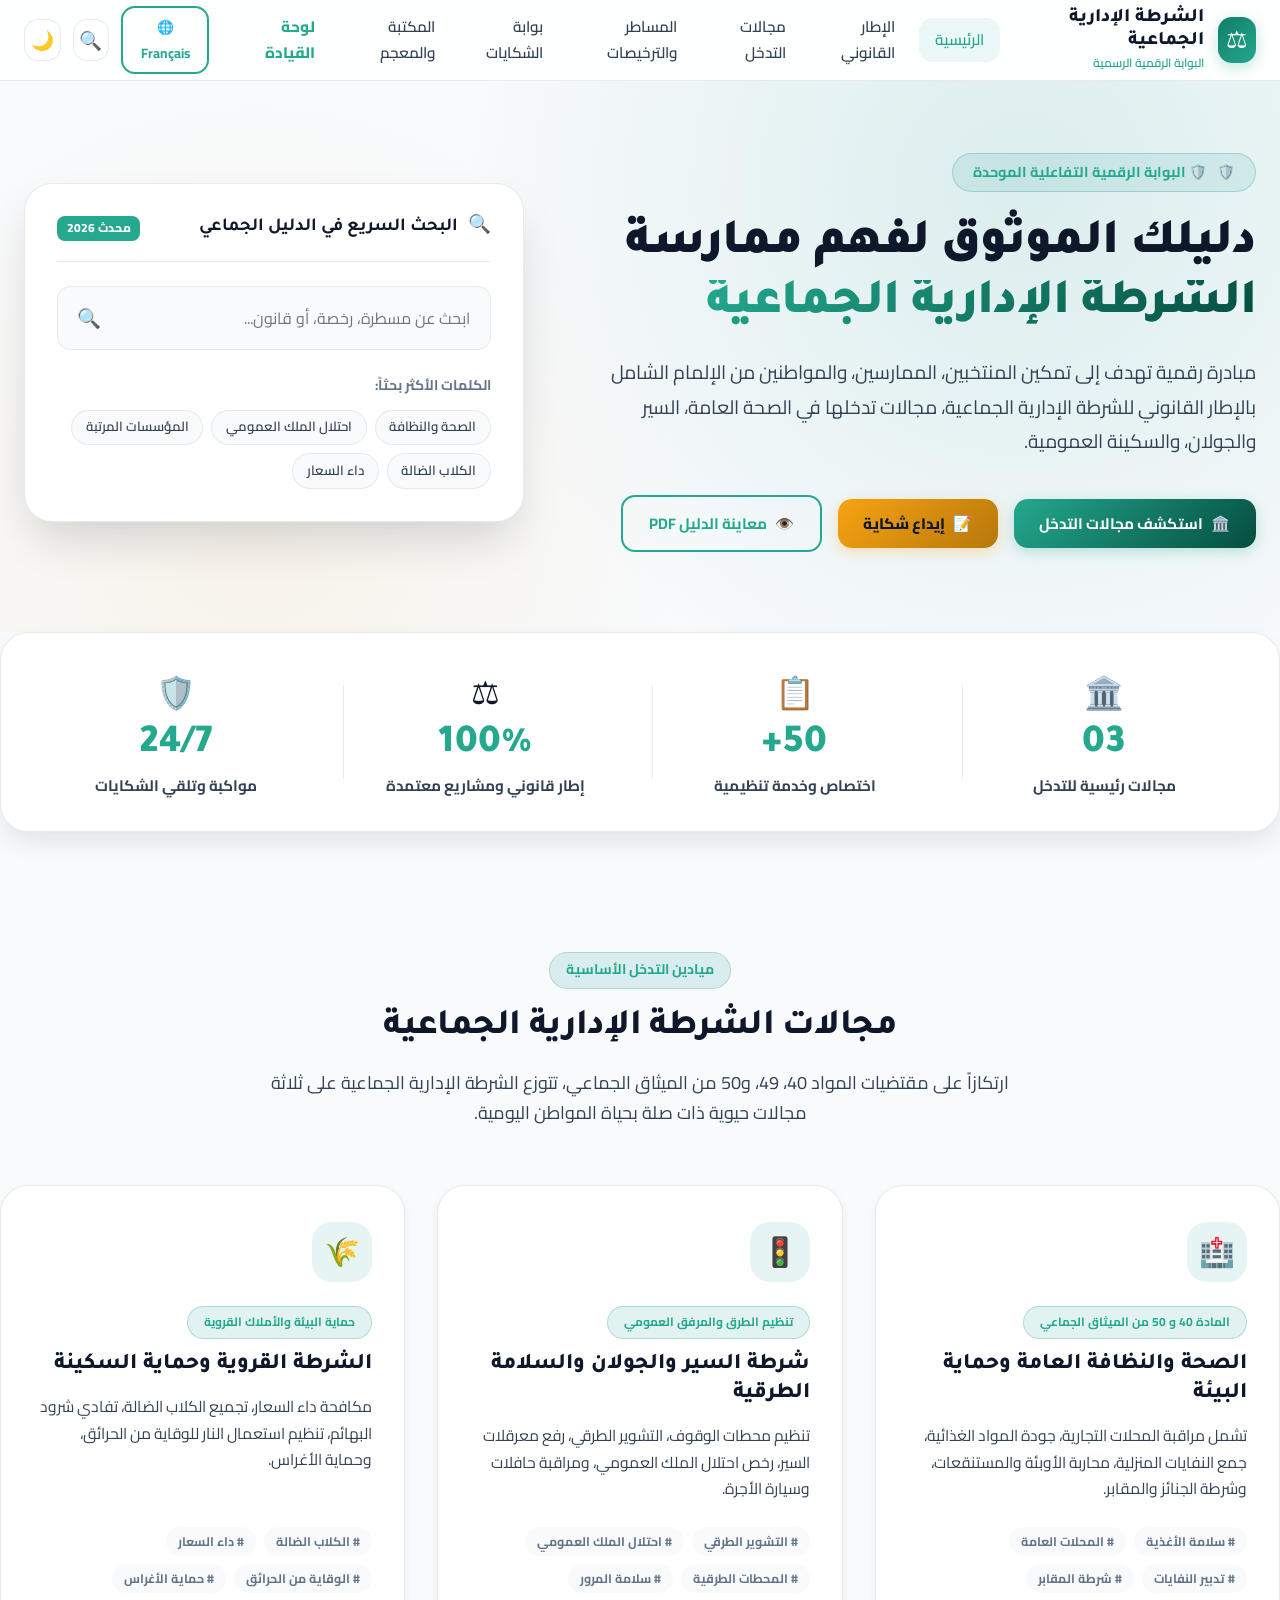
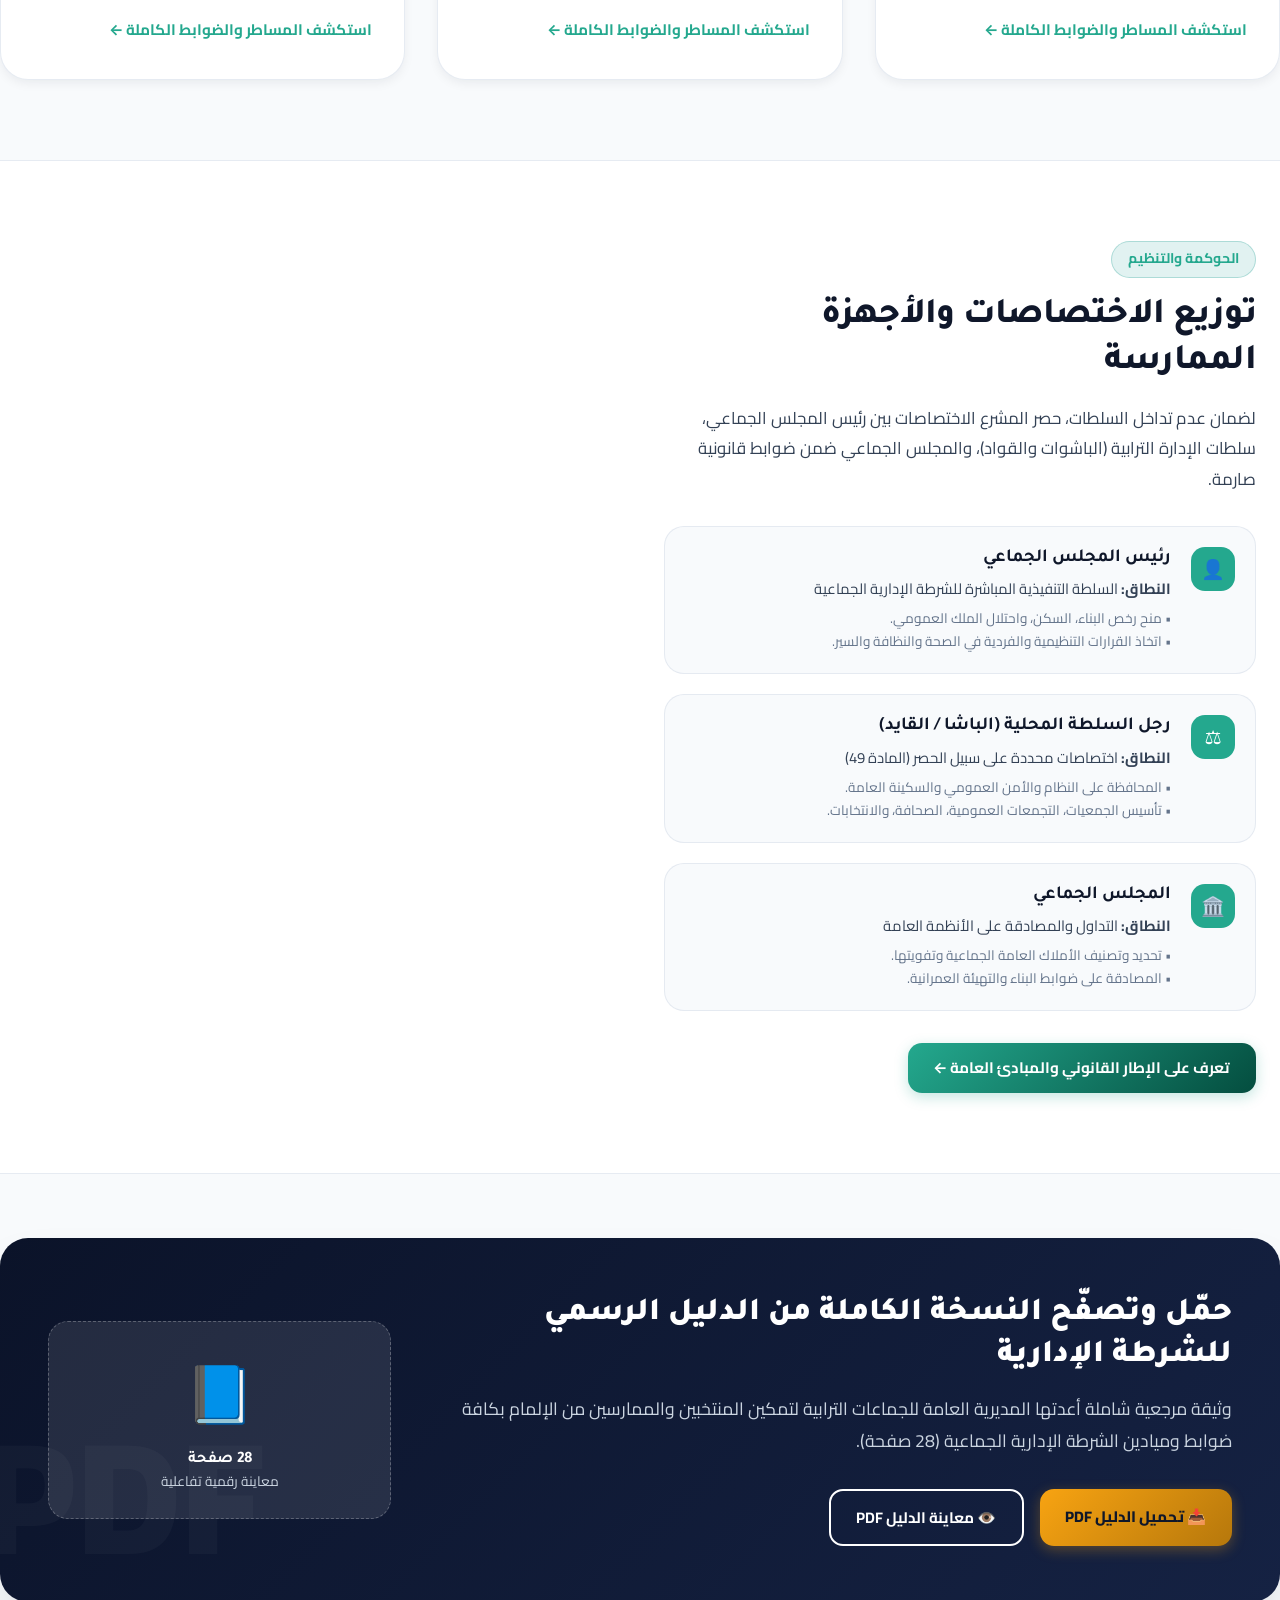
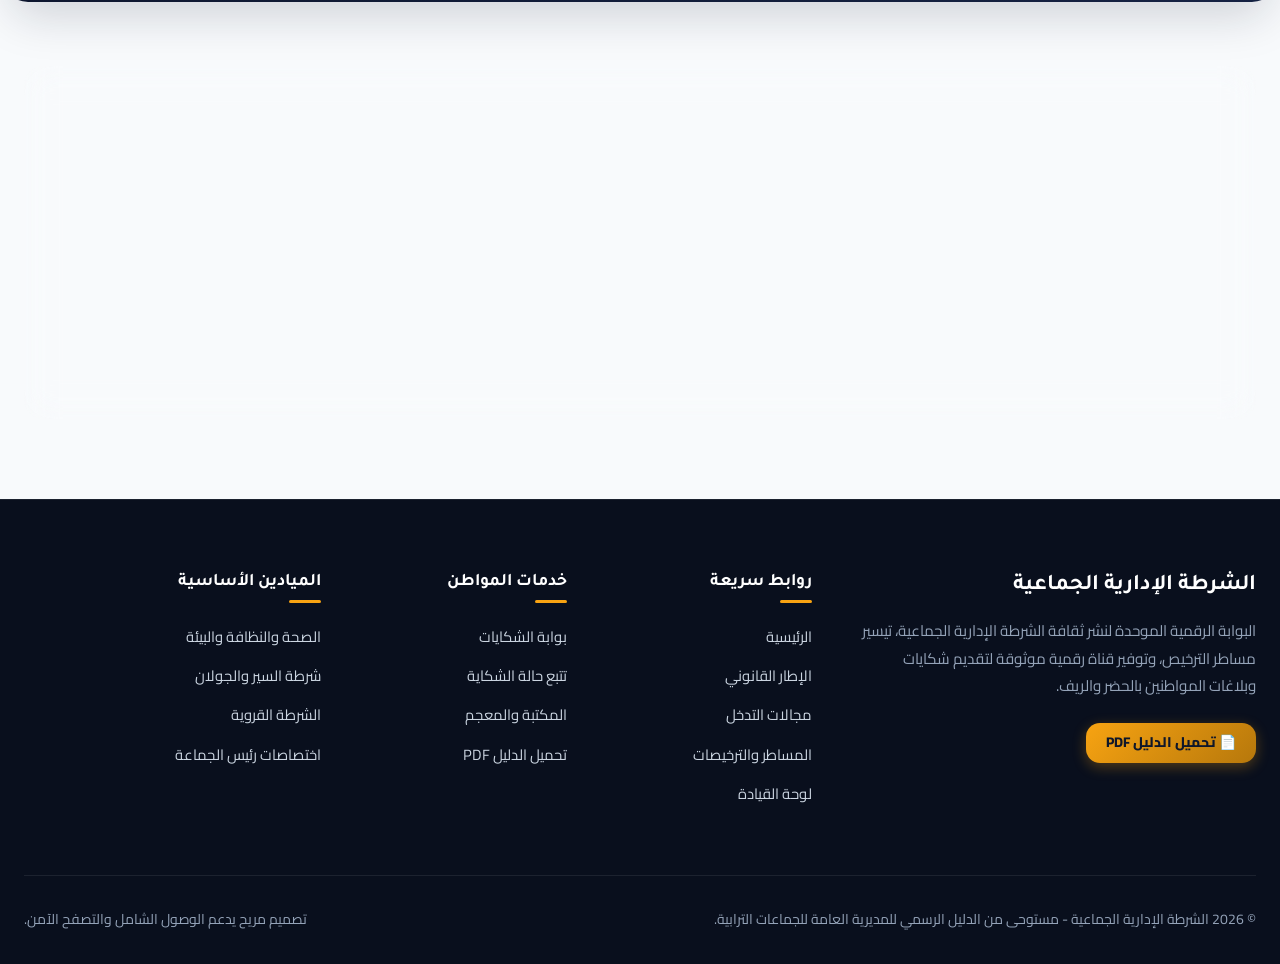
<file: index.html>
<!DOCTYPE html>
<html lang="ar" dir="rtl" data-theme="light">
<head>
    <meta charset="UTF-8">
    <meta name="viewport" content="width=device-width, initial-scale=1.0">
    <title>البوابة الرسمية للشرطة الإدارية الجماعية | الصفحة الرئيسية</title>
    <meta name="description" content="البوابة الرقمية التفاعلية الموحدة للشرطة الإدارية الجماعية: الصحة والنظافة، السير والجولان، الشرطة القروية، ودليل الترخيص والشكايات.">
    <link rel="stylesheet" href="css/design-system.css">
    <link rel="stylesheet" href="css/style.css">
    <link rel="stylesheet" href="css/pages.css">
</head>
<body>

    <!-- Header Navigation -->
    <header id="main-header"></header>

    <!-- Main Content -->
    <main id="main-content">

        <!-- Hero Section -->
        <section class="hero-section">
            <div class="container hero-grid">
                
                <!-- Hero Content -->
                <div class="hero-text-content fade-in">
                    <div class="hero-badge">
                        <span>🛡️</span> البوابة الرقمية التفاعلية الموحدة
                    </div>
                    <h1 class="hero-title">
                        دليلك الموثوق لفهم ممارسة <span>الشرطة الإدارية الجماعية</span>
                    </h1>
                    <p class="hero-description">
                        مبادرة رقمية تهدف إلى تمكين المنتخبين، الممارسين، والمواطنين من الإلمام الشامل بالإطار القانوني للشرطة الإدارية الجماعية، مجالات تدخلها في الصحة العامة، السير والجولان، والسكينة العمومية.
                    </p>
                    <div class="hero-ctas">
                        <a href="domains.html" class="btn-primary">
                            <span>🏛️</span> استكشف مجالات التدخل
                        </a>
                        <a href="complaints.html" class="btn-accent">
                            <span>📝</span> إيداع بلاغ أو شكاية
                        </a>
                        <button class="btn-outline" onclick="openPdfPreviewModal()">
                            <span>👁️</span> معاينة الدليل PDF
                        </button>
                    </div>
                </div>

                <!-- Hero Graphic Card / Quick Interactive Search -->
                <div class="hero-graphic-card animate-float">
                    <div class="hero-card-header">
                        <h4><span>🔍</span> البحث السريع في الدليل الجماعي</h4>
                        <span class="ticker-badge" style="background:var(--primary-light); color:#fff;">محدث 2026</span>
                    </div>

                    <div class="hero-quick-search">
                        <input type="text" id="hero-search-input" placeholder="ابحث عن مسطرة، رخصة، أو قانون..." autocomplete="off">
                        <span class="search-icon">🔍</span>
                    </div>

                    <p style="font-size:0.875rem; color:var(--text-light); margin-bottom:0.75rem; font-weight:700;">الكلمات الأكثر بحثاً:</p>

                    <div class="hero-pills">
                        <span class="hero-pill" onclick="openSearchModalWithQuery('الصحة والنظافة')">الصحة والنظافة</span>
                        <span class="hero-pill" onclick="openSearchModalWithQuery('احتلال الملك العمومي')">احتلال الملك العمومي</span>
                        <span class="hero-pill" onclick="openSearchModalWithQuery('المؤسسات المرتبة')">المؤسسات المرتبة</span>
                        <span class="hero-pill" onclick="openSearchModalWithQuery('الكلاب الضالة')">الكلاب الضالة</span>
                        <span class="hero-pill" onclick="openSearchModalWithQuery('داء السعار')">داء السعار</span>
                    </div>
                </div>

            </div>
        </section>

        <!-- Stats Section -->
        <section class="stats-section container">
            <div id="stats-grid-container" class="stats-grid">
                <!-- Stat items populated dynamically by home.js -->
            </div>
        </section>

        <!-- Featured Domains Section -->
        <section class="domains-section container">
            <div class="section-header">
                <span class="section-tag">ميادين التدخل الأساسية</span>
                <h2 class="section-title">مجالات الشرطة الإدارية الجماعية</h2>
                <p class="section-desc">ارتكازاً على مقتضيات المواد 40، 49، و50 من الميثاق الجماعي، تتوزع الشرطة الإدارية الجماعية على ثلاثة مجالات حيوية ذات صلة بحياة المواطن اليومية.</p>
            </div>

            <div id="featured-domains-container" class="domains-grid">
                <!-- Domain cards populated dynamically by home.js -->
            </div>
        </section>

        <!-- Legal Framework Spotlight -->
        <section class="legal-highlight-section">
            <div class="container legal-grid">
                
                <div>
                    <span class="section-tag">الحوكمة والتنظيم</span>
                    <h2 class="section-title" style="text-align:right;">توزيع الاختصاصات والأجهزة الممارسة</h2>
                    <p style="color:var(--text-muted); font-size:1.05rem; margin-bottom:2rem; line-height:1.8;">
                        لضمان عدم تداخل السلطات، حصر المشرع الاختصاصات بين رئيس المجلس الجماعي، سلطات الإدارة الترابية (الباشوات والقواد)، والمجلس الجماعي ضمن ضوابط قانونية صارمة.
                    </p>

                    <div id="legal-summary-container" class="legal-feature-list">
                        <!-- Legal summary items populated dynamically -->
                    </div>

                    <div style="margin-top:2rem;">
                        <a href="legal.html" class="btn-primary">
                            تعرف على الإطار القانوني والمبادئ العامة ←
                        </a>
                    </div>
                </div>

                <!-- Governance Principles Card -->
                <div class="glass-panel" style="padding:2.5rem;">
                    <h3 style="font-size:1.4rem; margin-bottom:1.5rem; display:flex; align-items:center; gap:0.5rem; color:var(--primary-light);">
                        <span>⚖️</span> المبادئ الأساسية لضبط الاختصاص
                    </h3>
                    
                    <div style="display:flex; flex-direction:column; gap:1.25rem;">
                        <div style="padding:1rem; background:var(--bg-main); border-radius:var(--radius-md); border-right:4px solid var(--primary-light);">
                            <h4 style="font-size:1.1rem; color:var(--text-main);">1. مبدأ عدم التناقض</h4>
                            <p style="font-size:0.9rem; color:var(--text-muted); margin-top:0.25rem;">احترام القرارات الجماعية للمقتضيات التنظيمية الصادرة على المستوى الوطني.</p>
                        </div>

                        <div style="padding:1rem; background:var(--bg-main); border-radius:var(--radius-md); border-right:4px solid var(--accent);">
                            <h4 style="font-size:1.1rem; color:var(--text-main);">2. مبدأ عدم التطاول</h4>
                            <p style="font-size:0.9rem; color:var(--text-muted); margin-top:0.25rem;">منع ممارسة الاختصاصات الحصرية المسندة للسلطات الوطنية والشرطة الإدارية العامة.</p>
                        </div>

                        <div style="padding:1rem; background:var(--bg-main); border-radius:var(--radius-md); border-right:4px solid var(--info);">
                            <h4 style="font-size:1.1rem; color:var(--text-main);">3. مبدأ عدم الحلول</h4>
                            <p style="font-size:0.9rem; color:var(--text-muted); margin-top:0.25rem;">منع السلطات الوطنية من الحلول محل الجماعة إلا بنص قانوني صريح.</p>
                        </div>
                    </div>
                </div>

            </div>
        </section>

        <!-- Official PDF Download & Viewer Banner (EXCLUSIVE TO HOME PAGE) -->
        <section class="pdf-banner-section container">
            <div class="pdf-banner-card">
                <div class="pdf-banner-content">
                    <h3>حمّل وتصفّح النسخة الكاملة من الدليل الرسمي للشرطة الإدارية</h3>
                    <p>وثيقة مرجعية شاملة أعدتها المديرية العامة للجماعات الترابية لتمكين المنتخبين والممارسين من الإلمام بكافة ضوابط وميادين الشرطة الإدارية الجماعية (28 صفحة).</p>
                    <div style="display:flex; gap:1rem; flex-wrap:wrap;">
                        <a href="Guide_police_administrative.pdf" download class="btn-accent">
                            📥 تنزيل الدليل الرسمي (PDF)
                        </a>
                        <button class="btn-outline" style="border-color:#ffffff; color:#ffffff;" onclick="openPdfPreviewModal()">
                            👁️ معاينة وتصفح الدليل مباشرة
                        </button>
                    </div>
                </div>

                <div class="pdf-banner-action">
                    <div style="background:rgba(255,255,255,0.1); border:1px dashed rgba(255,255,255,0.25); border-radius:var(--radius-lg); padding:1.5rem; text-align:center;">
                        <span style="font-size:3.5rem;">📘</span>
                        <h4 style="color:#ffffff; margin-top:0.5rem;">28 صفحة</h4>
                        <p style="font-size:0.85rem; color:#cbd5e1;">معاينة رقمية تفاعلية</p>
                    </div>
                </div>
            </div>
        </section>

        <!-- Citizen Complaints Action Banner -->
        <section id="home-citizen-cta" class="container" style="margin-bottom: 4rem;">
            <div class="glass-panel" style="padding: 3rem; text-align: center; background: linear-gradient(135deg, rgba(13,148,136,0.08) 0%, rgba(245,158,11,0.08) 100%);">
                <span class="section-tag">خدمة المواطن</span>
                <h2 style="font-size: 2rem; margin: 0.75rem 0;">هل لاحظت مخالفة في النظافة أو السير أو السكينة؟</h2>
                <p style="color: var(--text-muted); max-width: 650px; margin: 0 auto 1.5rem auto; font-size: 1.05rem;">
                    يمكنك الآن إيداع بلاغ فوري أو شكاية مباشرة عبر البوابة الرقمية، والحصول على رمز تتبع لمتابعة المعالجة خطوة بخطوة.
                </p>
                <a href="complaints.html" class="btn-primary" style="font-size: 1.05rem; padding: 0.85rem 2rem;">
                    🚀 إيداع شكاية أو بلاغ الآن
                </a>
            </div>
        </section>

    </main>

    <!-- Footer Component -->
    <footer id="main-footer"></footer>

    <!-- Scripts -->
    <script src="js/data.js"></script>
    <script src="js/main.js"></script>
    <script src="js/pages/home.js"></script>

    <script>
        function openSearchModalWithQuery(query) {
            openSearchModal();
            const modalInput = document.getElementById('modal-search-input');
            if (modalInput) {
                modalInput.value = query;
                handleModalSearch(query);
            }
        }
    </script>
</body>
</html>
</file>
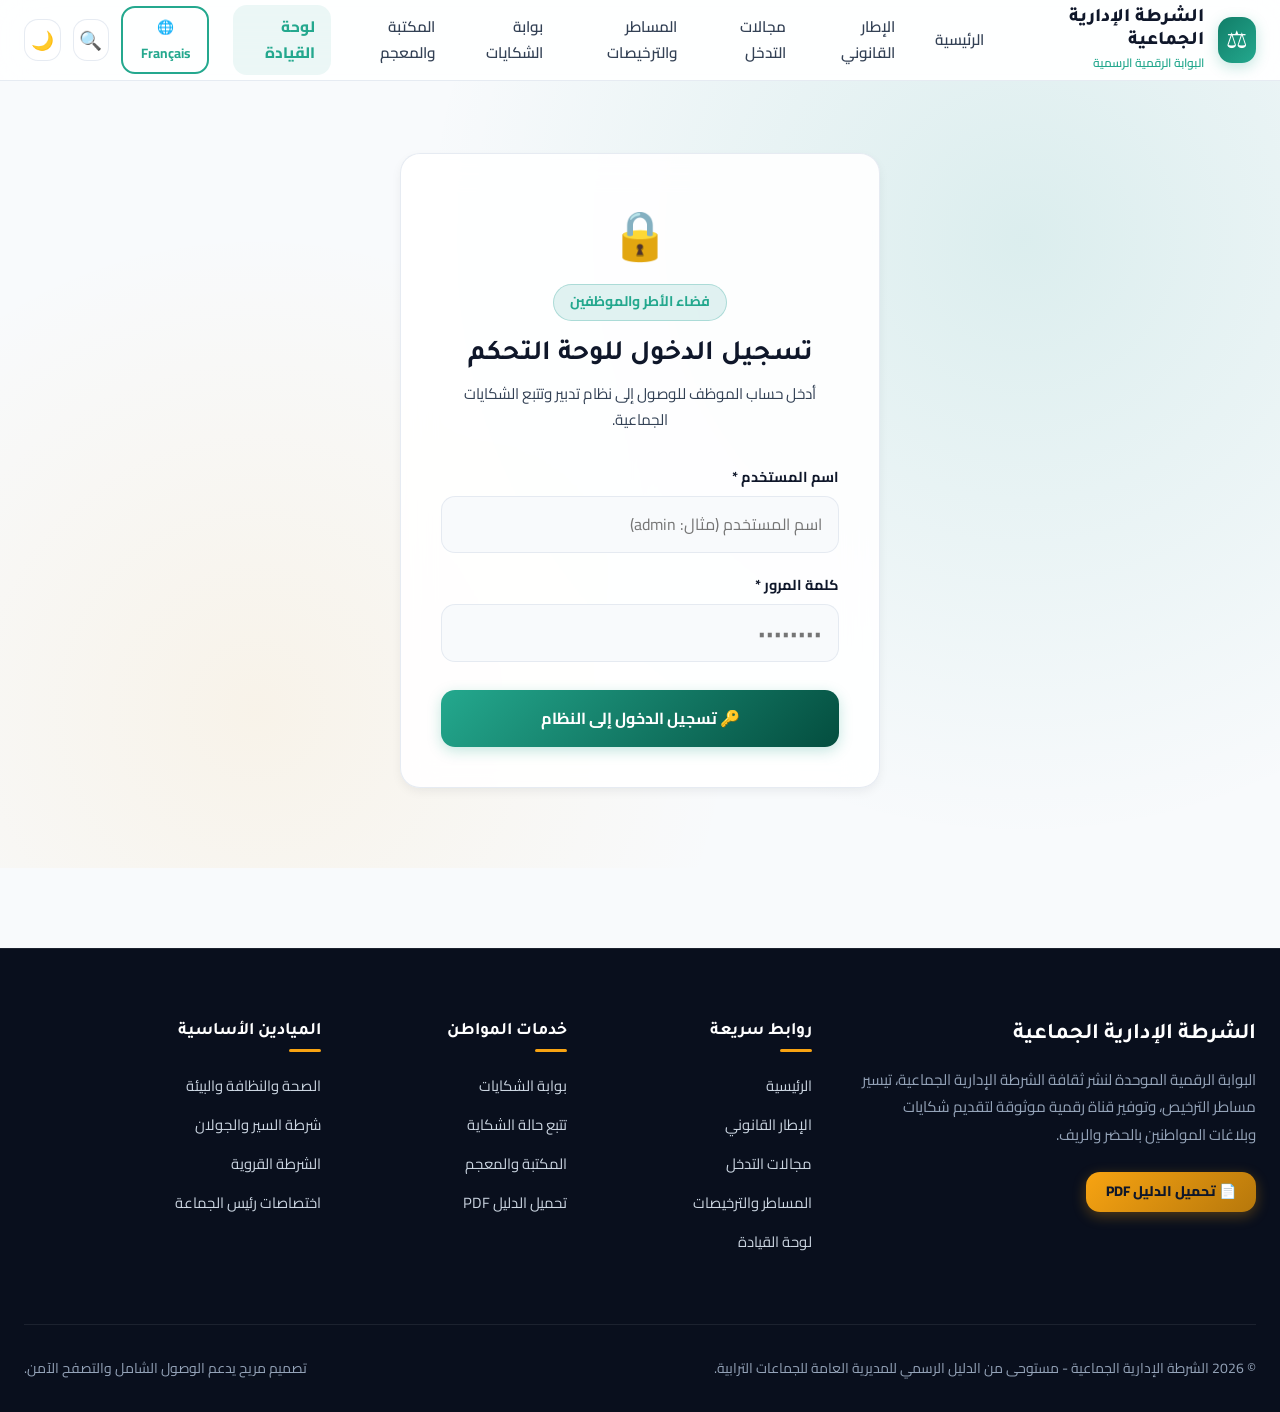
<file: admin.html>
<!DOCTYPE html>
<html lang="ar" dir="rtl">
<head>
  <meta charset="UTF-8">
  <meta name="viewport" content="width=device-width, initial-scale=1.0">
  <title>لوحة تتبع ومعالجة الشكايات | لوحة قيادة الشرطة الإدارية</title>
  <meta name="description" content="لوحة التحكم الخاصة بموظفي الشرطة الإدارية لمعاينة وتحديث حالة الشكايات والمخالفات المسجلة.">
  <link rel="stylesheet" href="css/design-system.css">
  <link rel="stylesheet" href="css/style.css">
  <link rel="stylesheet" href="css/pages.css">
</head>
<body>

  <!-- Shared Navigation Header -->
  <header id="main-header"></header>

  <!-- Login Section (Visible when not authenticated) -->
  <section id="admin-login-section" class="hero-section" style="min-height: 70vh; display: flex; align-items: center;">
    <div class="container">
      <div class="glass-panel fade-in" style="max-width: 480px; margin: 0 auto; padding: 2.5rem; text-align: center;">
        <div style="font-size: 3rem; margin-bottom: 0.5rem;">🔒</div>
        <span id="admin-login-tag" class="section-tag" style="margin-bottom: 1rem;">فضاء الأطر والموظفين</span>
        <h2 id="admin-login-title" style="font-size: 1.75rem; margin-bottom: 0.5rem;">تسجيل الدخول للوحة التحكم</h2>
        <p id="admin-login-desc" style="color: var(--text-muted); font-size: 0.95rem; margin-bottom: 2rem;">أدخل حساب الموظف للوصول إلى نظام تدبير وتتبع الشكايات الجماعية.</p>

        <form id="admin-login-form">
          <div style="text-align: start; margin-bottom: 1.25rem;">
            <label id="admin-user-label" style="display: block; font-weight: 700; margin-bottom: 0.4rem; font-size: 0.9rem;">اسم المستخدم *</label>
            <input type="text" id="admin-username" placeholder="اسم المستخدم (مثال: admin)" required style="width: 100%; padding: 0.8rem 1rem; border-radius: var(--radius-md); border: 1px solid var(--border-color); background: var(--bg-main); color: var(--text-main);">
          </div>

          <div style="text-align: start; margin-bottom: 1.75rem;">
            <label id="admin-pass-label" style="display: block; font-weight: 700; margin-bottom: 0.4rem; font-size: 0.9rem;">كلمة المرور *</label>
            <input type="password" id="admin-password" placeholder="••••••••" required style="width: 100%; padding: 0.8rem 1rem; border-radius: var(--radius-md); border: 1px solid var(--border-color); background: var(--bg-main); color: var(--text-main);">
          </div>

          <button id="admin-login-btn" type="submit" class="btn-primary" style="width: 100%; font-size: 1rem; padding: 0.85rem;">
            🔑 تسجيل الدخول إلى النظام
          </button>
        </form>

        </div>
      </div>
    </div>
  </section>

  <!-- Admin Dashboard Container (Visible when authenticated) -->
  <section id="admin-dashboard-section" style="display: none; padding: 3rem 0;">
    <div class="container">
      
      <!-- Top Action Header -->
      <div style="display: flex; flex-wrap: wrap; align-items: center; justify-content: space-between; gap: 1rem; margin-bottom: 2rem; border-bottom: 1px solid var(--border-color); padding-bottom: 1.5rem;">
        <div>
          <span id="admin-dash-tag" class="section-tag">لوحة القيادة والمعالجة التفاعلية</span>
          <h1 id="admin-dash-title" style="font-size: 2rem; margin-top: 0.25rem;">تدبير ومعالجة الشكايات الجماعية</h1>
        </div>

        <div style="display: flex; gap: 0.75rem; align-items: center;">
          <span id="officer-badge" class="ticker-badge" style="background: rgba(13,148,136,0.15); color: var(--primary-light); font-size: 0.9rem; padding: 0.5rem 1rem;">👤 الموظف: admin</span>
          <button id="admin-logout-btn" class="btn-outline" onclick="logoutAdmin()" style="font-size: 0.875rem;">🚪 تسجيل الخروج</button>
        </div>
      </div>

      <!-- Stats Overview Cards -->
      <div class="stats-grid" style="grid-template-columns: repeat(auto-fit, minmax(200px, 1fr)); gap: 1.25rem; margin-bottom: 2.5rem;">
        <div class="glass-panel" style="padding: 1.25rem; text-align: center;">
          <div style="font-size: 1.8rem; font-weight: 800; color: var(--text-main);" id="stat-total">0</div>
          <div id="stat-total-label" style="font-size: 0.85rem; color: var(--text-muted); margin-top: 0.25rem;">إجمالي البلاغات</div>
        </div>
        <div class="glass-panel" style="padding: 1.25rem; text-align: center; border-top: 4px solid var(--info);">
          <div style="font-size: 1.8rem; font-weight: 800; color: var(--info);" id="stat-step1">0</div>
          <div id="stat-step1-label" style="font-size: 0.85rem; color: var(--text-muted); margin-top: 0.25rem;">📥 1. تم الاستلام</div>
        </div>
        <div class="glass-panel" style="padding: 1.25rem; text-align: center; border-top: 4px solid var(--warning);">
          <div style="font-size: 1.8rem; font-weight: 800; color: var(--warning);" id="stat-step2">0</div>
          <div id="stat-step2-label" style="font-size: 0.85rem; color: var(--text-muted); margin-top: 0.25rem;">🔍 2. قيد المعاينة (BMH)</div>
        </div>
        <div class="glass-panel" style="padding: 1.25rem; text-align: center; border-top: 4px solid var(--primary-light);">
          <div style="font-size: 1.8rem; font-weight: 800; color: var(--primary-light);" id="stat-step3">0</div>
          <div id="stat-step3-label" style="font-size: 0.85rem; color: var(--text-muted); margin-top: 0.25rem;">⚙️ 3. قيد التنفيذ</div>
        </div>
        <div class="glass-panel" style="padding: 1.25rem; text-align: center; border-top: 4px solid var(--success);">
          <div style="font-size: 1.8rem; font-weight: 800; color: var(--success);" id="stat-step4">0</div>
          <div id="stat-step4-label" style="font-size: 0.85rem; color: var(--text-muted); margin-top: 0.25rem;">✅ 4. تم المعالجة واختتامها</div>
        </div>
      </div>

      <!-- Filters & Search Toolbar -->
      <div class="glass-panel" style="padding: 1.5rem; margin-bottom: 2rem;">
        <div style="display: grid; grid-template-columns: repeat(auto-fit, minmax(220px, 1fr)); gap: 1rem; align-items: center;">
          <div>
            <label id="admin-search-label" style="display: block; font-size: 0.85rem; font-weight: 700; margin-bottom: 0.35rem;">بحث بالرمز أو اسم المواطن:</label>
            <input type="text" id="admin-search-input" placeholder="مثال: POL-2026-78A1B..." oninput="filterAdminComplaints()" style="width: 100%; padding: 0.65rem 0.9rem; border-radius: var(--radius-md); border: 1px solid var(--border-color); background: var(--bg-main); color: var(--text-main); font-size: 0.9rem;">
          </div>

          <div>
            <label id="admin-cat-label" style="display: block; font-size: 0.85rem; font-weight: 700; margin-bottom: 0.35rem;">تصفية حسب مجال المخالفة:</label>
            <select id="admin-category-filter" onchange="filterAdminComplaints()" style="width: 100%; padding: 0.65rem 0.9rem; border-radius: var(--radius-md); border: 1px solid var(--border-color); background: var(--bg-main); color: var(--text-main); font-size: 0.9rem;">
              <option value="ALL">جميع المجالات</option>
              <option value="health">النظافة والبيئة</option>
              <option value="traffic">السير والجولان</option>
              <option value="animals">الكلاب الضالة والحيوانات</option>
              <option value="tranquility">السكينة العامة والإزعاج</option>
              <option value="est">المؤسسات المرتبة والصحية</option>
            </select>
          </div>

          <div>
            <label id="admin-step-label" style="display: block; font-size: 0.85rem; font-weight: 700; margin-bottom: 0.35rem;">تصفية حسب مرحلة المعالجة:</label>
            <select id="admin-step-filter" onchange="filterAdminComplaints()" style="width: 100%; padding: 0.65rem 0.9rem; border-radius: var(--radius-md); border: 1px solid var(--border-color); background: var(--bg-main); color: var(--text-main); font-size: 0.9rem;">
              <option value="ALL">جميع المراحل (1 - 4)</option>
              <option value="1">1. تم الاستلام</option>
              <option value="2">2. قيد المعاينة (BMH)</option>
              <option value="3">3. قيد الإجراء والتنفيذ</option>
              <option value="4">4. تم المعالجة والتسوية</option>
            </select>
          </div>
        </div>
      </div>

      <!-- Complaints Data Table Container -->
      <div class="glass-panel" style="padding: 1.5rem; overflow-x: auto;">
        <h3 style="font-size: 1.25rem; margin-bottom: 1.25rem; display: flex; align-items: center; justify-content: space-between;">
          <span id="admin-table-title">📋 قائمة الشكايات والمخالفات</span>
          <button id="admin-refresh-btn" class="btn-outline" onclick="loadAdminDashboardData()" style="font-size: 0.8rem; padding: 0.35rem 0.75rem;">🔄 تحديث المعطيات</button>
        </h3>

        <div id="admin-table-container">
          <p id="admin-loading-text" style="text-align: center; color: var(--text-light); padding: 2rem;">جاري تحميل المعطيات من النظام...</p>
        </div>
      </div>

    </div>
  </section>

  <!-- Shared Footer -->
  <footer id="main-footer"></footer>

  <script src="js/data.js"></script>
  <script src="js/main.js"></script>
  <script src="js/pages/admin.js"></script>
</body>
</html>
</file>
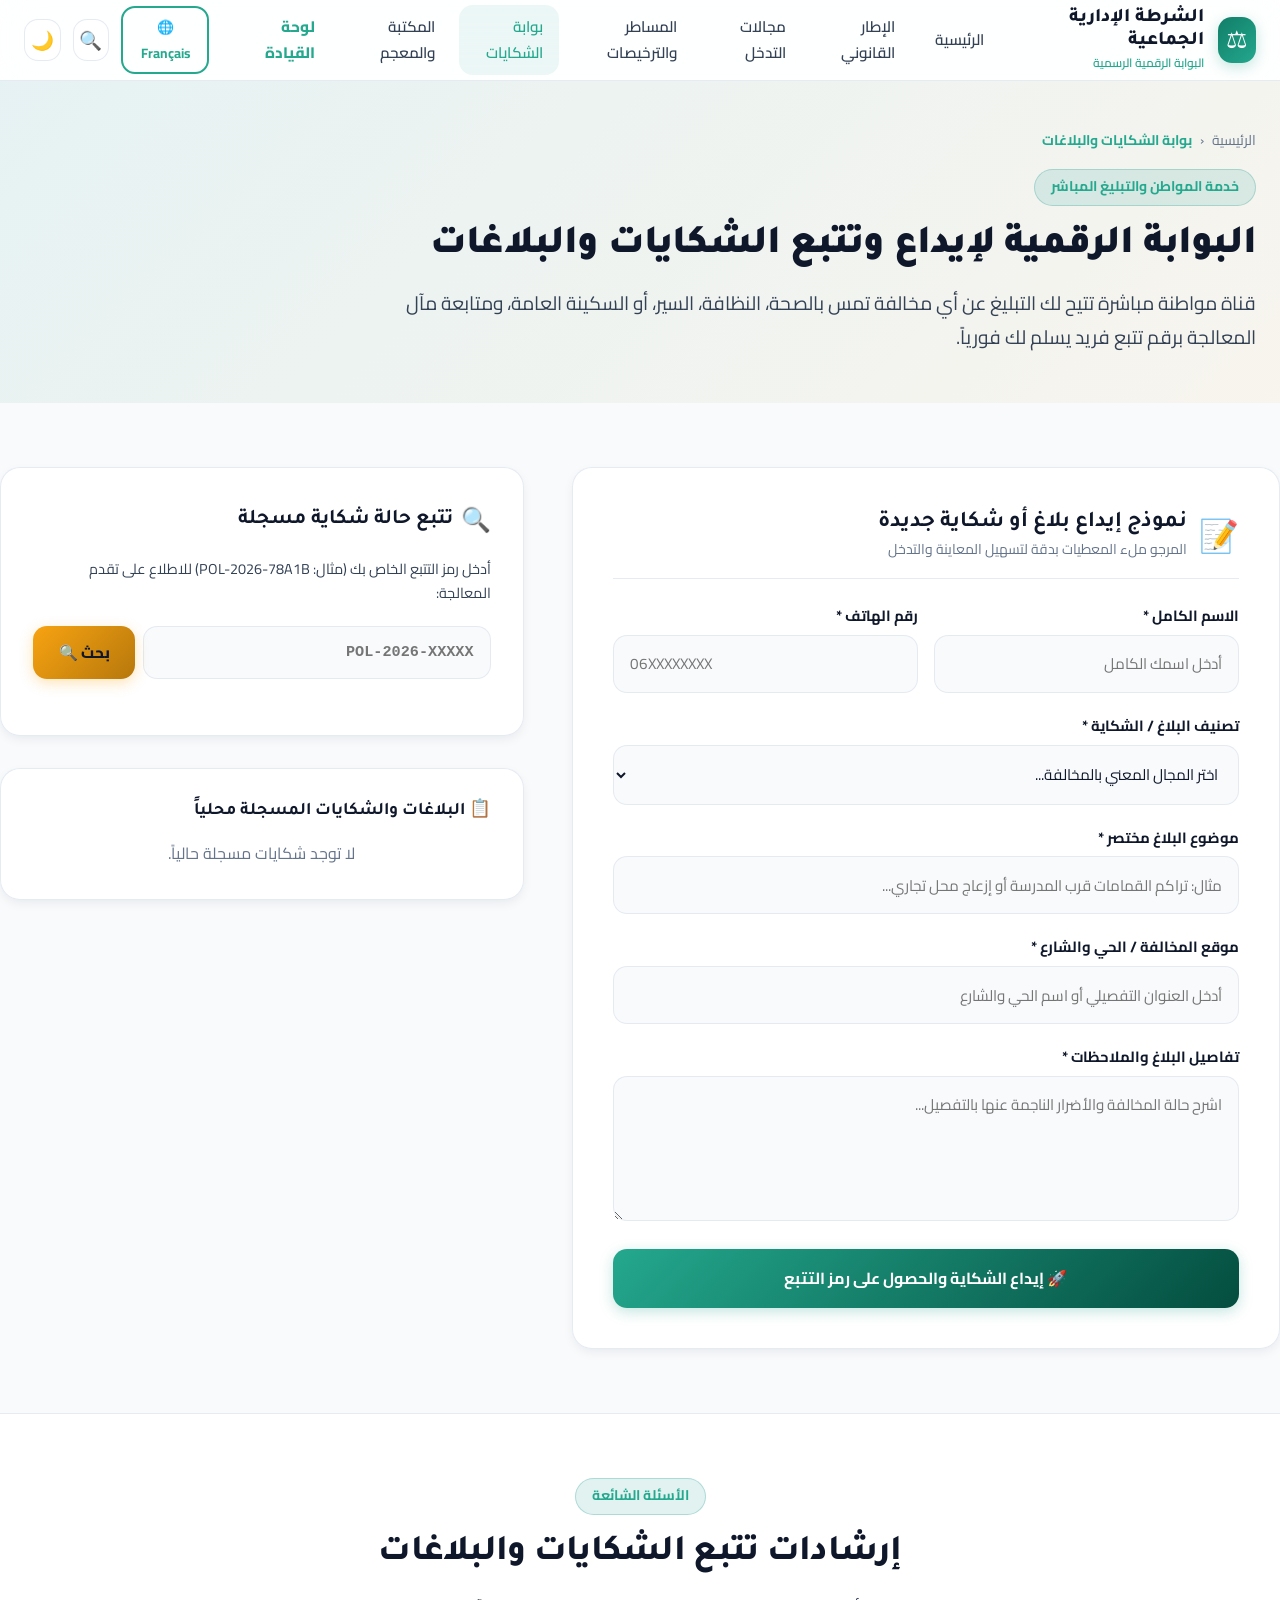
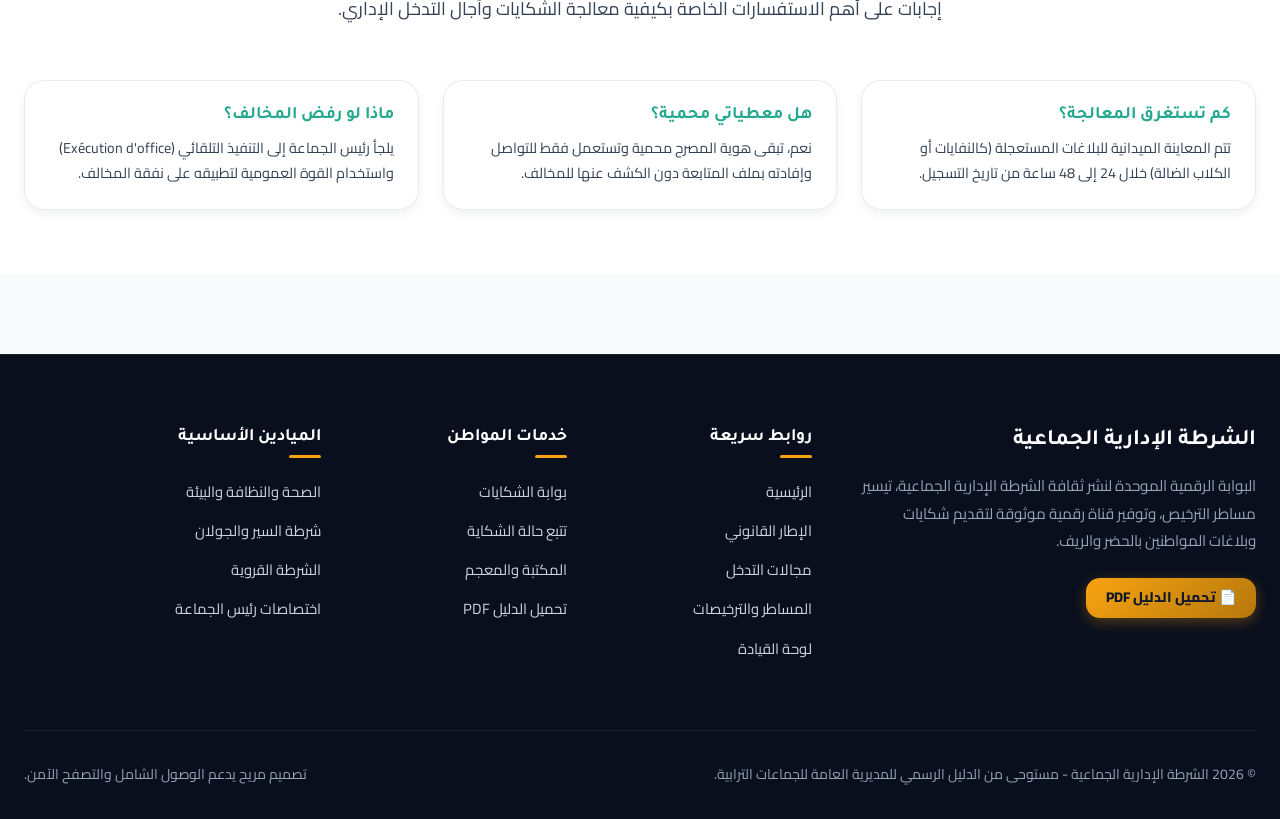
<file: complaints.html>
<!DOCTYPE html>
<html lang="ar" dir="rtl" data-theme="light">
<head>
    <meta charset="UTF-8">
    <meta name="viewport" content="width=device-width, initial-scale=1.0">
    <title>بوابة الشكايات والبلاغات | الشرطة الإدارية الجماعية</title>
    <meta name="description" content="إيداع وتتبع الشكايات والبلاغات المتعلقة بالنظافة العامة، عرقلة السير، الكلاب الضالة، والإزعاج العمومي برقم تتبع فريد.">
    <link rel="stylesheet" href="css/design-system.css">
    <link rel="stylesheet" href="css/style.css">
    <link rel="stylesheet" href="css/pages.css">
    <style>
        .form-group {
            margin-bottom: 1.25rem;
        }
        .form-group label {
            display: block;
            font-size: 0.925rem;
            font-weight: 700;
            color: var(--text-main);
            margin-bottom: 0.4rem;
        }
        .form-control {
            width: 100%;
            padding: 0.85rem 1rem;
            background: var(--bg-main);
            border: 1px solid var(--border-color);
            border-radius: var(--radius-md);
            color: var(--text-main);
            font-size: 0.95rem;
            transition: all var(--transition-fast);
        }
        .form-control:focus {
            border-color: var(--primary-light);
            box-shadow: 0 0 0 4px var(--primary-glow);
            background: var(--bg-surface);
        }
    </style>
</head>
<body>

    <!-- Header Navigation -->
    <header id="main-header"></header>

    <!-- Main Content -->
    <main id="main-content">

        <!-- Page Header Banner -->
        <section class="hero-section" style="padding: 3rem 0; background: linear-gradient(135deg, rgba(13,148,136,0.08) 0%, rgba(245,158,11,0.06) 100%);">
            <div class="container">
                <div style="display:flex; align-items:center; gap:0.5rem; font-size:0.875rem; color:var(--text-light); margin-bottom:1rem;">
                    <a href="index.html">الرئيسية</a> <span>‹</span> <span style="color:var(--primary-light); font-weight:700;">بوابة الشكايات والبلاغات</span>
                </div>
                
                <span class="section-tag">خدمة المواطن والتبليغ المباشر</span>
                <h1 class="hero-title" style="font-size:2.5rem; margin-bottom:1rem;">
                    البوابة الرقمية لإيداع وتتبع الشكايات والبلاغات
                </h1>
                <p class="hero-description" style="max-width:850px; margin-bottom:0;">
                    قناة مواطنة مباشرة تتيح لك التبليغ عن أي مخالفة تمس بالصحة، النظافة، السير، أو السكينة العامة، ومتابعة مآل المعالجة برقم تتبع فريد يسلم لك فورياً.
                </p>
            </div>
        </section>

        <!-- Main Form & Tracking Grid -->
        <section class="container" style="padding: 4rem 0;">
            <div style="display:grid; grid-template-columns: 1.15fr 0.85fr; gap:3rem;">
                
                <!-- Left Column: Incident Submission Form -->
                <div class="glass-panel" style="padding:2.5rem;">
                    <div style="display:flex; align-items:center; gap:0.75rem; margin-bottom:1.5rem; border-bottom:1px solid var(--border-color); padding-bottom:1rem;">
                        <span style="font-size:2rem;">📝</span>
                        <div>
                            <h3 style="font-size:1.4rem;">نموذج إيداع بلاغ أو شكاية جديدة</h3>
                            <p style="font-size:0.875rem; color:var(--text-light);">المرجو ملء المعطيات بدقة لتسهيل المعاينة التدخل</p>
                        </div>
                    </div>

                    <form id="complaint-form">
                        <div style="display:grid; grid-template-columns:1fr 1fr; gap:1rem;">
                            <div class="form-group">
                                <label for="comp-name">الاسم الكامل *</label>
                                <input type="text" id="comp-name" class="form-control" placeholder="أدخل اسمك الكامل" required>
                            </div>
                            <div class="form-group">
                                <label for="comp-phone">رقم الهاتف *</label>
                                <input type="tel" id="comp-phone" class="form-control" placeholder="06XXXXXXXX" required>
                            </div>
                        </div>

                        <div class="form-group">
                            <label for="comp-category">تصنيف البلاغ / الشكاية *</label>
                            <select id="comp-category" class="form-control" required>
                                <option value="" disabled selected>اختر المجال المعني بالمخالفة...</option>
                                <option value="النظافة والبيئة">🧹 النظافة والبيئة (نفايات، مستنقعات، روائح)</option>
                                <option value="السير والجولان">🚦 السير والجولان (عرقلة، احتلال الملك العمومي)</option>
                                <option value="الكلاب الضالة والحيوانات">🐕 الكلاب الضالة والحيوانات السائبة</option>
                                <option value="السكينة العامة والإزعاج">🔊 الضوضاء والإزعاج والمحلات المفتوحة</option>
                                <option value="المؤسسات المرتبة والصحية">🏭 المؤسسات المرتبة والمحلات التجارية</option>
                            </select>
                        </div>

                        <div class="form-group">
                            <label for="comp-title">موضوع البلاغ مختصر *</label>
                            <input type="text" id="comp-title" class="form-control" placeholder="مثال: تراكم القمامات قرب المدرسة أو إزعاج محل تجاري..." required>
                        </div>

                        <div class="form-group">
                            <label for="comp-location">موقع المخالفة / الحي والشارع *</label>
                            <input type="text" id="comp-location" class="form-control" placeholder="أدخل العنوان التفصيلي أو اسم الحي والشارع" required>
                        </div>

                        <div class="form-group">
                            <label for="comp-details">تفاصيل البلاغ والملاحظات *</label>
                            <textarea id="comp-details" class="form-control" rows="4" placeholder="اشرح حالة المخالفة والأضرار الناجمة عنها بالتفصيل..." required></textarea>
                        </div>

                        <button type="submit" class="btn-primary" style="width:100%; padding:0.9rem; font-size:1rem;">
                            🚀 إيداع الشكاية والحصول على رمز التتبع
                        </button>
                    </form>
                </div>

                <!-- Right Column: Tracking Widget & History -->
                <div>
                    
                    <!-- Search Tracking Widget -->
                    <div id="track-section" class="glass-panel" style="padding:2rem; margin-bottom:2rem;">
                        <div style="display:flex; align-items:center; gap:0.5rem; margin-bottom:1rem;">
                            <span style="font-size:1.5rem;">🔍</span>
                            <h3 style="font-size:1.3rem;">تتبع حالة شكاية مسجلة</h3>
                        </div>
                        <p style="font-size:0.9rem; color:var(--text-muted); margin-bottom:1.25rem;">
                            أدخل رمز التتبع الخاص بك (مثال: POL-2026-78A1B) للاطلاع على تقدم المعالجة:
                        </p>

                        <div style="display:flex; gap:0.5rem; margin-bottom:1.5rem;">
                            <input type="text" id="track-id-input" class="form-control" placeholder="POL-2026-XXXXX" style="text-transform:uppercase; font-family:monospace; font-weight:700;">
                            <button class="btn-accent" onclick="searchComplaintStatus()" style="white-space:nowrap;">بحث 🔍</button>
                        </div>

                        <div id="track-result-container">
                            <!-- Track status result rendered dynamically -->
                        </div>
                    </div>

                    <!-- Recent Complaints History -->
                    <div class="glass-panel" style="padding:2rem;">
                        <h4 style="font-size:1.1rem; margin-bottom:1rem; display:flex; align-items:center; gap:0.5rem;">
                            <span>📋</span> البلاغات والشكايات المسجلة محلياً
                        </h4>
                        <div id="complaints-history-container">
                            <!-- History items rendered dynamically -->
                        </div>
                    </div>

                </div>

            </div>
        </section>

        <!-- FAQ Section -->
        <section id="complaints-faq" style="background:var(--bg-surface); padding: 4rem 0; border-top:1px solid var(--border-color); margin-bottom:3rem;">
            <div class="container">
                <div class="section-header">
                    <span class="section-tag">الأسئلة الشائعة</span>
                    <h2 class="section-title">إرشادات تتبع الشكايات والبلاغات</h2>
                    <p class="section-desc">إجابات على أهم الاستفسارات الخاصة بكيفية معالجة الشكايات وآجال التدخل الإداري.</p>
                </div>

                <div style="display:grid; grid-template-columns:repeat(auto-fit, minmax(280px, 1fr)); gap:1.5rem;">
                    <div class="glass-panel" style="padding:1.5rem;">
                        <h4 style="font-size:1.1rem; color:var(--primary-light); margin-bottom:0.5rem;">كم تستغرق المعالجة؟</h4>
                        <p style="font-size:0.9rem; color:var(--text-muted); line-height:1.7;">تتم المعاينة الميدانية للبلاغات المستعجلة (كالنفايات أو الكلاب الضالة) خلال 24 إلى 48 ساعة من تاريخ التسجيل.</p>
                    </div>

                    <div class="glass-panel" style="padding:1.5rem;">
                        <h4 style="font-size:1.1rem; color:var(--primary-light); margin-bottom:0.5rem;">هل معطياتي محمية؟</h4>
                        <p style="font-size:0.9rem; color:var(--text-muted); line-height:1.7;">نعم، تبقى هوية المصرح محمية وتستعمل فقط للتواصل وإفادته بملف المتابعة دون الكشف عنها للمخالف.</p>
                    </div>

                    <div class="glass-panel" style="padding:1.5rem;">
                        <h4 style="font-size:1.1rem; color:var(--primary-light); margin-bottom:0.5rem;">ماذا لو رفض المخالف؟</h4>
                        <p style="font-size:0.9rem; color:var(--text-muted); line-height:1.7;">يلجأ رئيس الجماعة إلى التنفيذ التلقائي (Exécution d'office) واستخدام القوة العمومية لتطبيقه على نفقة المخالف.</p>
                    </div>
                </div>
            </div>
        </section>

    </main>

    <!-- Footer Component -->
    <footer id="main-footer"></footer>

    <!-- Scripts -->
    <script src="js/data.js"></script>
    <script src="js/main.js"></script>
    <script src="js/pages/complaints.js"></script>

</body>
</html>
</file>
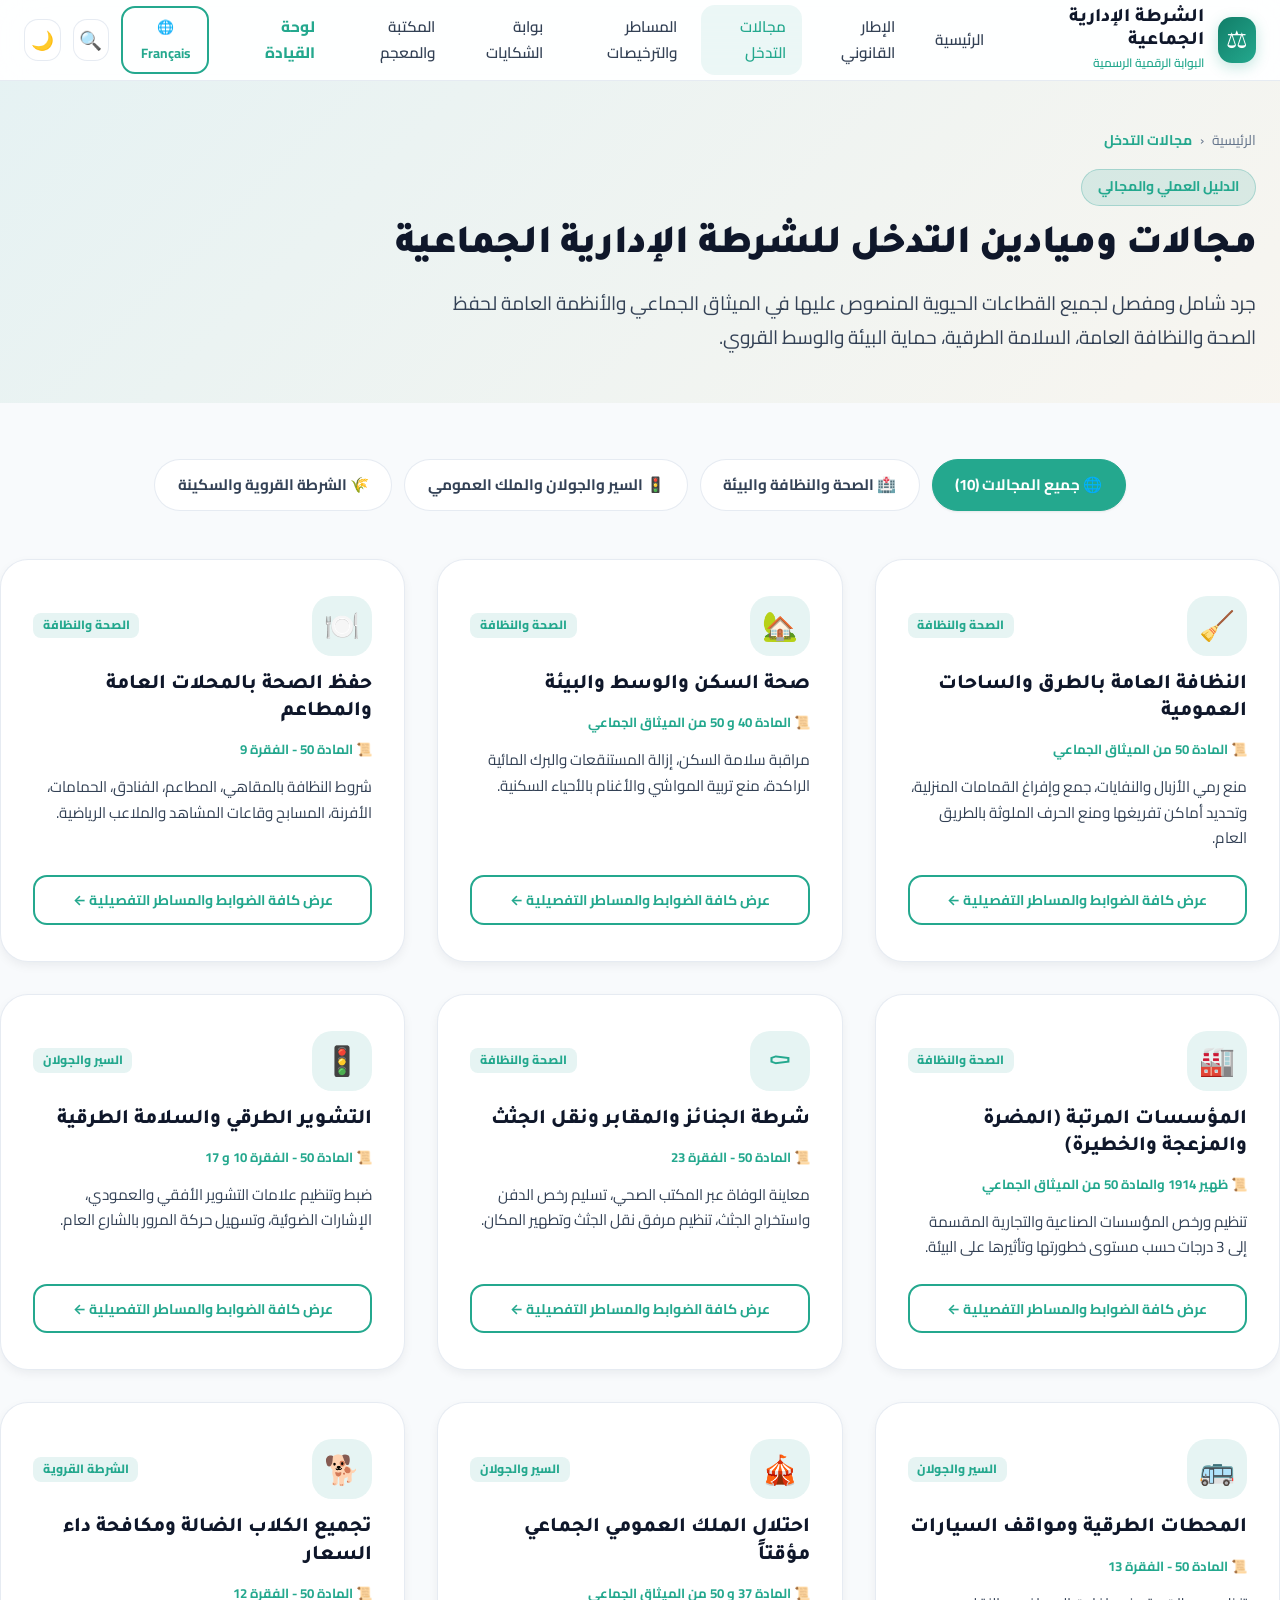
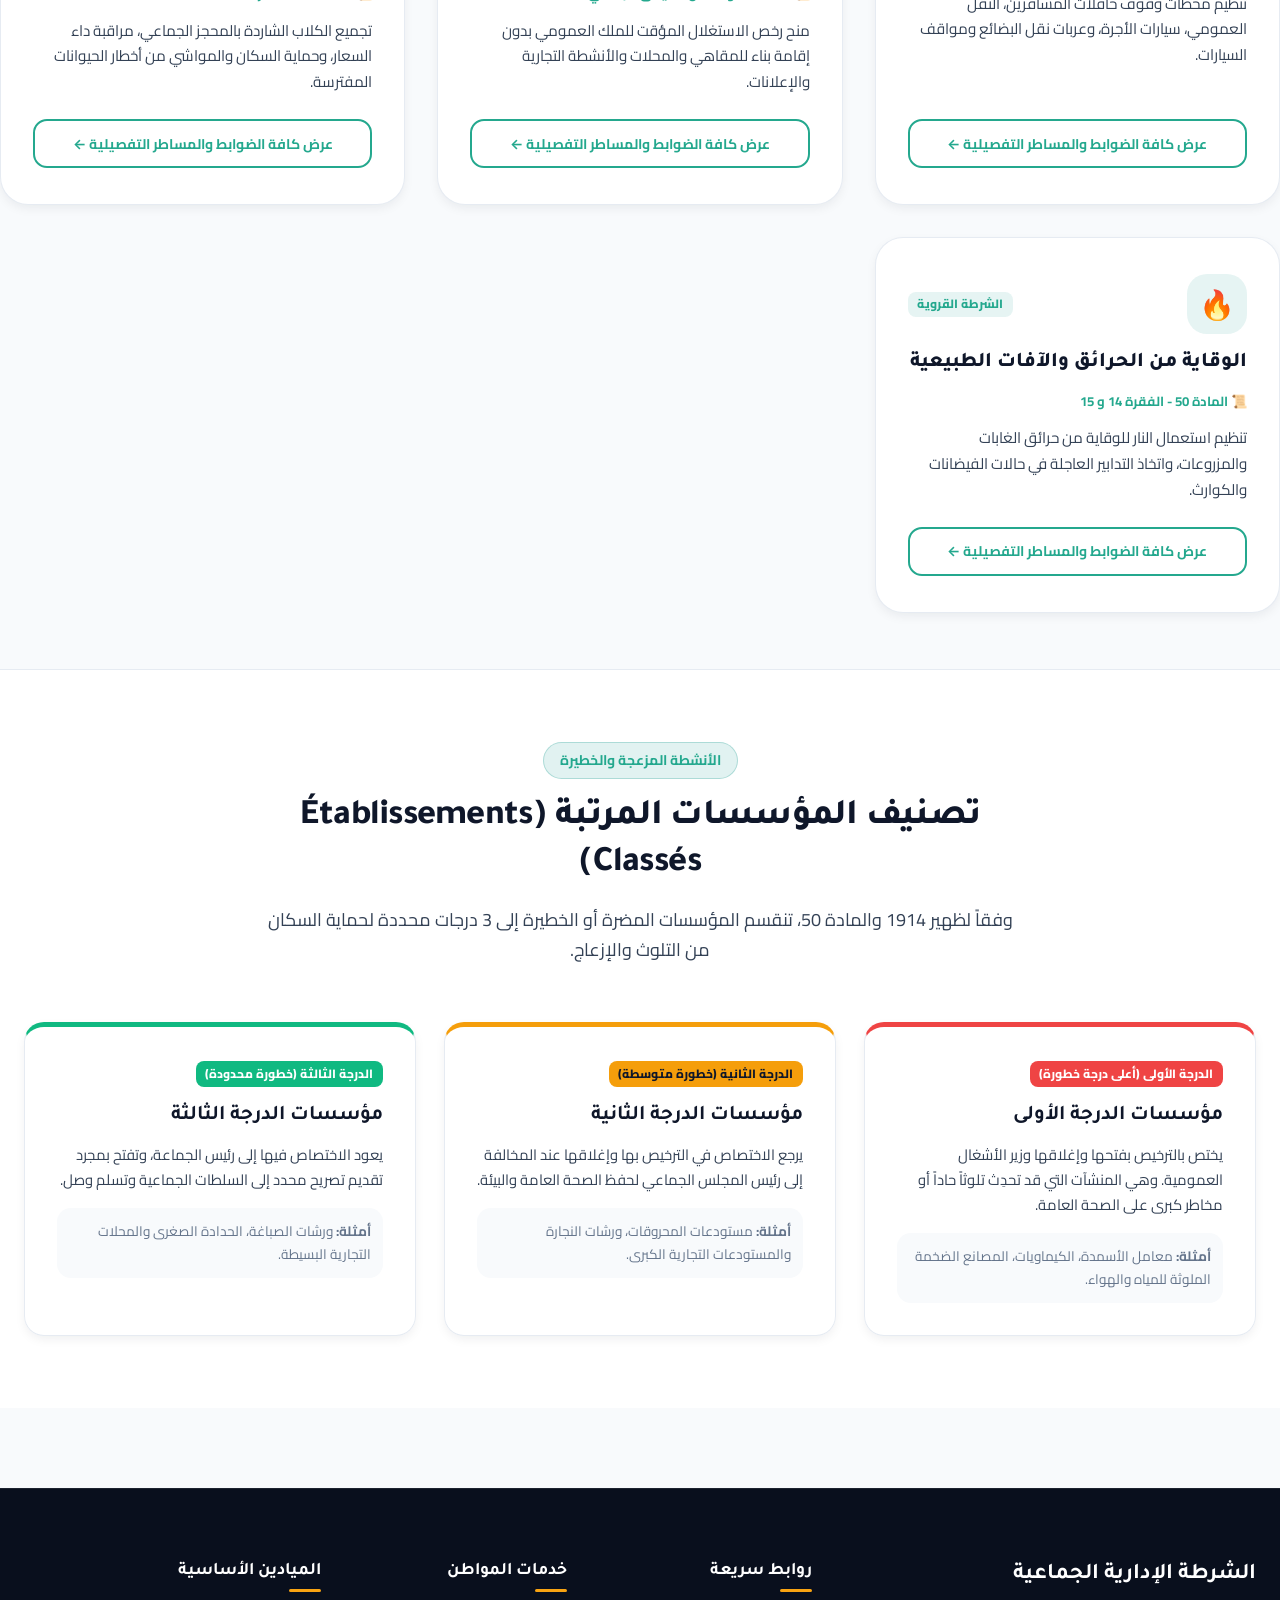
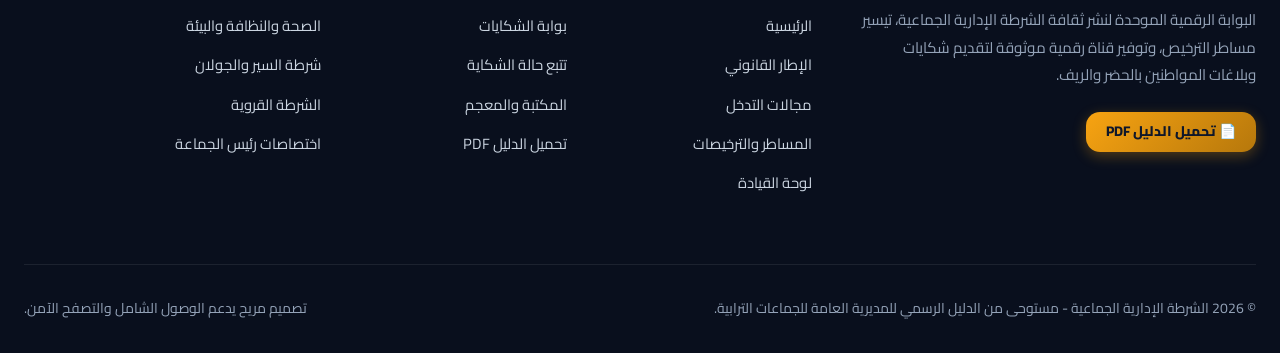
<file: domains.html>
<!DOCTYPE html>
<html lang="ar" dir="rtl" data-theme="light">
<head>
    <meta charset="UTF-8">
    <meta name="viewport" content="width=device-width, initial-scale=1.0">
    <title>مجالات الشرطة الإدارية | الصحة، السير والجولان، والشرطة القروية</title>
    <meta name="description" content="تصفح جميع مجالات الشرطة الإدارية الجماعية: الصحة والنظافة وحماية البيئة، السير والجولان والتتشوير، الشرطة القروية، والمؤسسات المرتبة.">
    <link rel="stylesheet" href="css/design-system.css">
    <link rel="stylesheet" href="css/style.css">
    <link rel="stylesheet" href="css/pages.css">
    <style>
        .domain-tab-btn {
            padding: 0.65rem 1.4rem;
            background: var(--bg-surface-elevated);
            border: 1px solid var(--border-color);
            border-radius: var(--radius-full);
            font-weight: 700;
            font-size: 0.95rem;
            color: var(--text-muted);
            cursor: pointer;
            transition: all var(--transition-fast);
        }
        .domain-tab-btn:hover, .domain-tab-btn.active {
            background: var(--primary-light);
            color: #ffffff;
            border-color: var(--primary-light);
            box-shadow: var(--shadow-sm);
        }
    </style>
</head>
<body>

    <!-- Header Navigation -->
    <header id="main-header"></header>

    <!-- Main Content -->
    <main id="main-content">

        <!-- Page Header Banner -->
        <section class="hero-section" style="padding: 3rem 0; background: linear-gradient(135deg, rgba(13,148,136,0.08) 0%, rgba(245,158,11,0.05) 100%);">
            <div class="container">
                <div style="display:flex; align-items:center; gap:0.5rem; font-size:0.875rem; color:var(--text-light); margin-bottom:1rem;">
                    <a href="index.html">الرئيسية</a> <span>‹</span> <span style="color:var(--primary-light); font-weight:700;">مجالات التدخل</span>
                </div>
                
                <span class="section-tag">الدليل العملي والمجالي</span>
                <h1 class="hero-title" style="font-size:2.5rem; margin-bottom:1rem;">
                    مجالات وميادين التدخل للشرطة الإدارية الجماعية
                </h1>
                <p class="hero-description" style="max-width:850px; margin-bottom:0;">
                    جرد شامل ومفصل لجميع القطاعات الحيوية المنصوص عليها في الميثاق الجماعي والأنظمة العامة لحفظ الصحة والنظافة العامة، السلامة الطرقية، حماية البيئة والوسط القروي.
                </p>
            </div>
        </section>

        <!-- Filter Tabs & Grid -->
        <section class="container" style="padding: 3.5rem 0;">
            
            <!-- Category Filter Controls -->
            <div style="display:flex; justify-content:center; gap:0.75rem; flex-wrap:wrap; margin-bottom:3rem;">
                <button class="domain-tab-btn active" onclick="filterDomains('all', this)">🌐 جميع المجالات (10)</button>
                <button class="domain-tab-btn" onclick="filterDomains('health', this)">🏥 الصحة والنظافة والبيئة</button>
                <button class="domain-tab-btn" onclick="filterDomains('traffic', this)">🚦 السير والجولان والملك العمومي</button>
                <button class="domain-tab-btn" onclick="filterDomains('rural', this)">🌾 الشرطة القروية والسكينة</button>
            </div>

            <!-- Detailed Grid Container -->
            <div id="detailed-domains-grid" class="domains-grid">
                <!-- Domain cards rendered dynamically -->
            </div>

        </section>

        <!-- Spotlight Section: Classified Establishments (المؤسسات المرتبة) -->
        <section id="classified-establishments" style="background:var(--bg-surface); padding: 4.5rem 0; border-top:1px solid var(--border-color); margin-bottom:3rem;">
            <div class="container">
                <div class="section-header">
                    <span class="section-tag">الأنشطة المزعجة والخطيرة</span>
                    <h2 class="section-title">تصنيف المؤسسات المرتبة (Établissements Classés)</h2>
                    <p class="section-desc">وفقاً لظهير 1914 والمادة 50، تنقسم المؤسسات المضرة أو الخطيرة إلى 3 درجات محددة لحماية السكان من التلوث والإزعاج.</p>
                </div>

                <div style="display:grid; grid-template-columns:repeat(auto-fit, minmax(280px, 1fr)); gap:1.75rem;">
                    
                    <!-- Class 1 -->
                    <div class="glass-panel" style="padding:2rem; border-top:5px solid var(--danger);">
                        <span class="ticker-badge" style="background:var(--danger); color:#fff; margin-bottom:1rem; display:inline-block;">الدرجة الأولى (أعلى درجة خطورة)</span>
                        <h3 style="font-size:1.3rem; margin-bottom:0.75rem;">مؤسسات الدرجة الأولى</h3>
                        <p style="font-size:0.925rem; color:var(--text-muted); line-height:1.7; margin-bottom:1rem;">
                            يختص بالترخيص بفتحها وإغلاقها **وزير الأشغال العمومية**. وهي المنشآت التي قد تحدِث تلوثاً حاداً أو مخاطر كبرى على الصحة العامة.
                        </p>
                        <div style="background:var(--bg-main); padding:0.75rem; border-radius:var(--radius-md); font-size:0.85rem; color:var(--text-light);">
                            <strong>أمثلة:</strong> معامل الأسمدة، الكيماويات، المصانع الضخمة الملوثة للمياه والهواء.
                        </div>
                    </div>

                    <!-- Class 2 -->
                    <div class="glass-panel" style="padding:2rem; border-top:5px solid var(--warning);">
                        <span class="ticker-badge" style="background:var(--warning); color:#0f172a; margin-bottom:1rem; display:inline-block;">الدرجة الثانية (خطورة متوسطة)</span>
                        <h3 style="font-size:1.3rem; margin-bottom:0.75rem;">مؤسسات الدرجة الثانية</h3>
                        <p style="font-size:0.925rem; color:var(--text-muted); line-height:1.7; margin-bottom:1rem;">
                            يرجع الاختصاص في الترخيص بها وإغلاقها عند المخالفة إلى **رئيس المجلس الجماعي** لحفظ الصحة العامة والبيئة.
                        </p>
                        <div style="background:var(--bg-main); padding:0.75rem; border-radius:var(--radius-md); font-size:0.85rem; color:var(--text-light);">
                            <strong>أمثلة:</strong> مستودعات المحروقات، ورشات النجارة والمستودعات التجارية الكبرى.
                        </div>
                    </div>

                    <!-- Class 3 -->
                    <div class="glass-panel" style="padding:2rem; border-top:5px solid var(--success);">
                        <span class="ticker-badge" style="background:var(--success); color:#fff; margin-bottom:1rem; display:inline-block;">الدرجة الثالثة (خطورة محدودة)</span>
                        <h3 style="font-size:1.3rem; margin-bottom:0.75rem;">مؤسسات الدرجة الثالثة</h3>
                        <p style="font-size:0.925rem; color:var(--text-muted); line-height:1.7; margin-bottom:1rem;">
                            يعود الاختصاص فيها إلى **رئيس الجماعة**، وتفتح بمجرد تقديم تصريح محدد إلى السلطات الجماعية وتسلم وصل.
                        </p>
                        <div style="background:var(--bg-main); padding:0.75rem; border-radius:var(--radius-md); font-size:0.85rem; color:var(--text-light);">
                            <strong>أمثلة:</strong> ورشات الصباغة، الحدادة الصغرى والمحلات التجارية البسيطة.
                        </div>
                    </div>

                </div>
            </div>
        </section>

    </main>

    <!-- Footer Component -->
    <footer id="main-footer"></footer>

    <!-- Scripts -->
    <script src="js/data.js"></script>
    <script src="js/main.js"></script>
    <script src="js/pages/domains.js"></script>

</body>
</html>
</file>
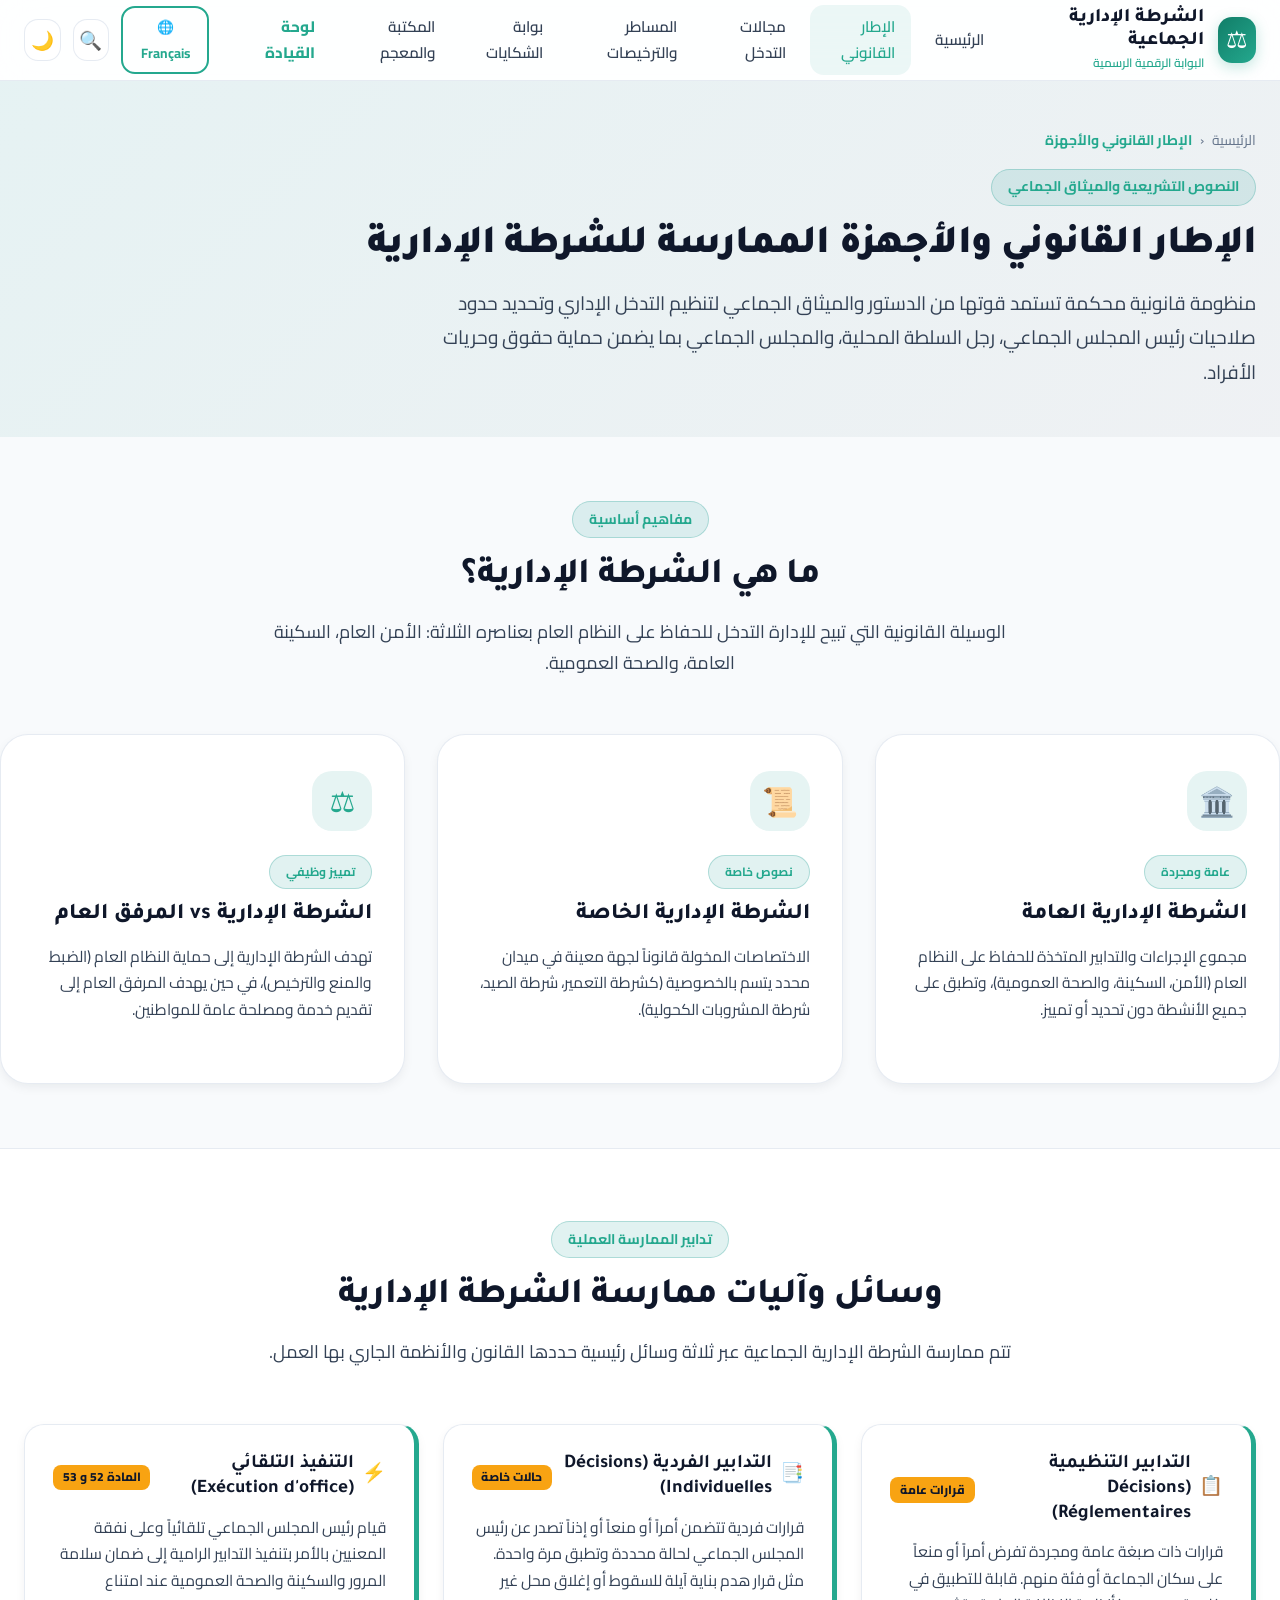
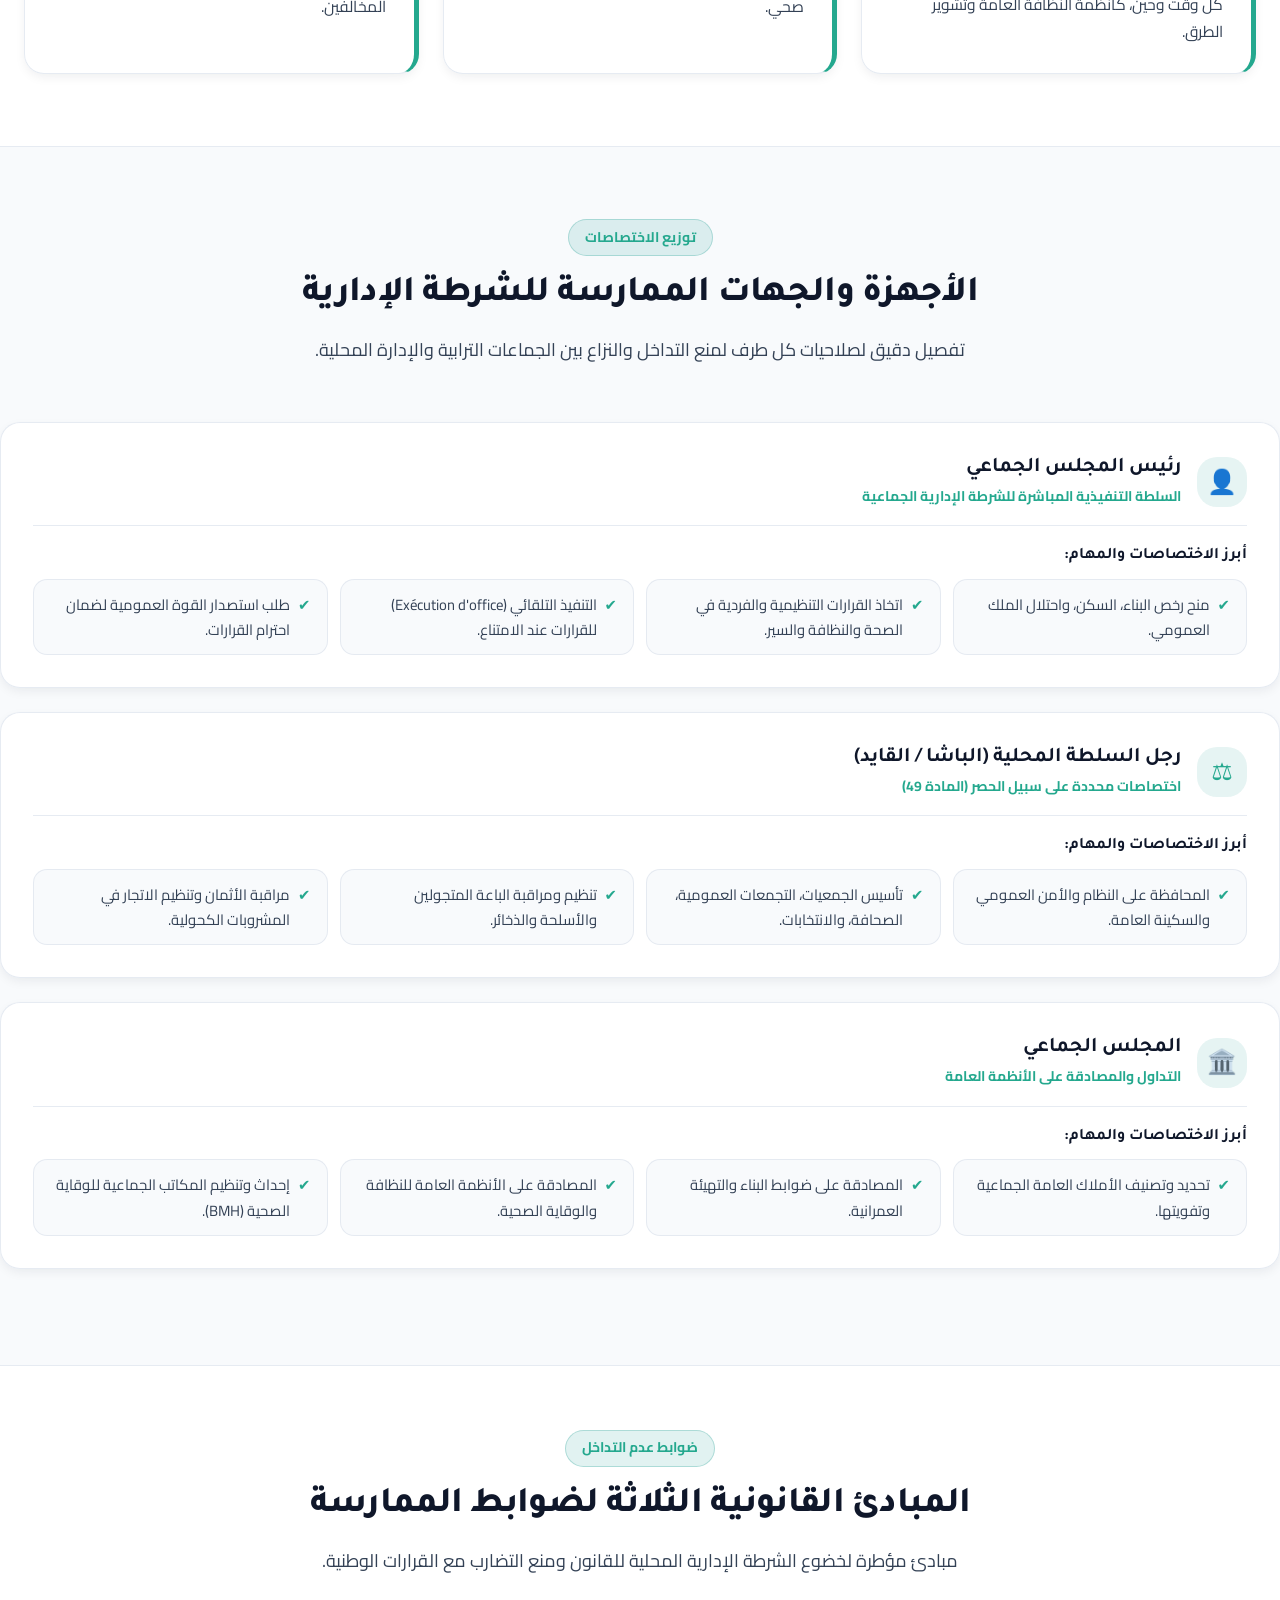
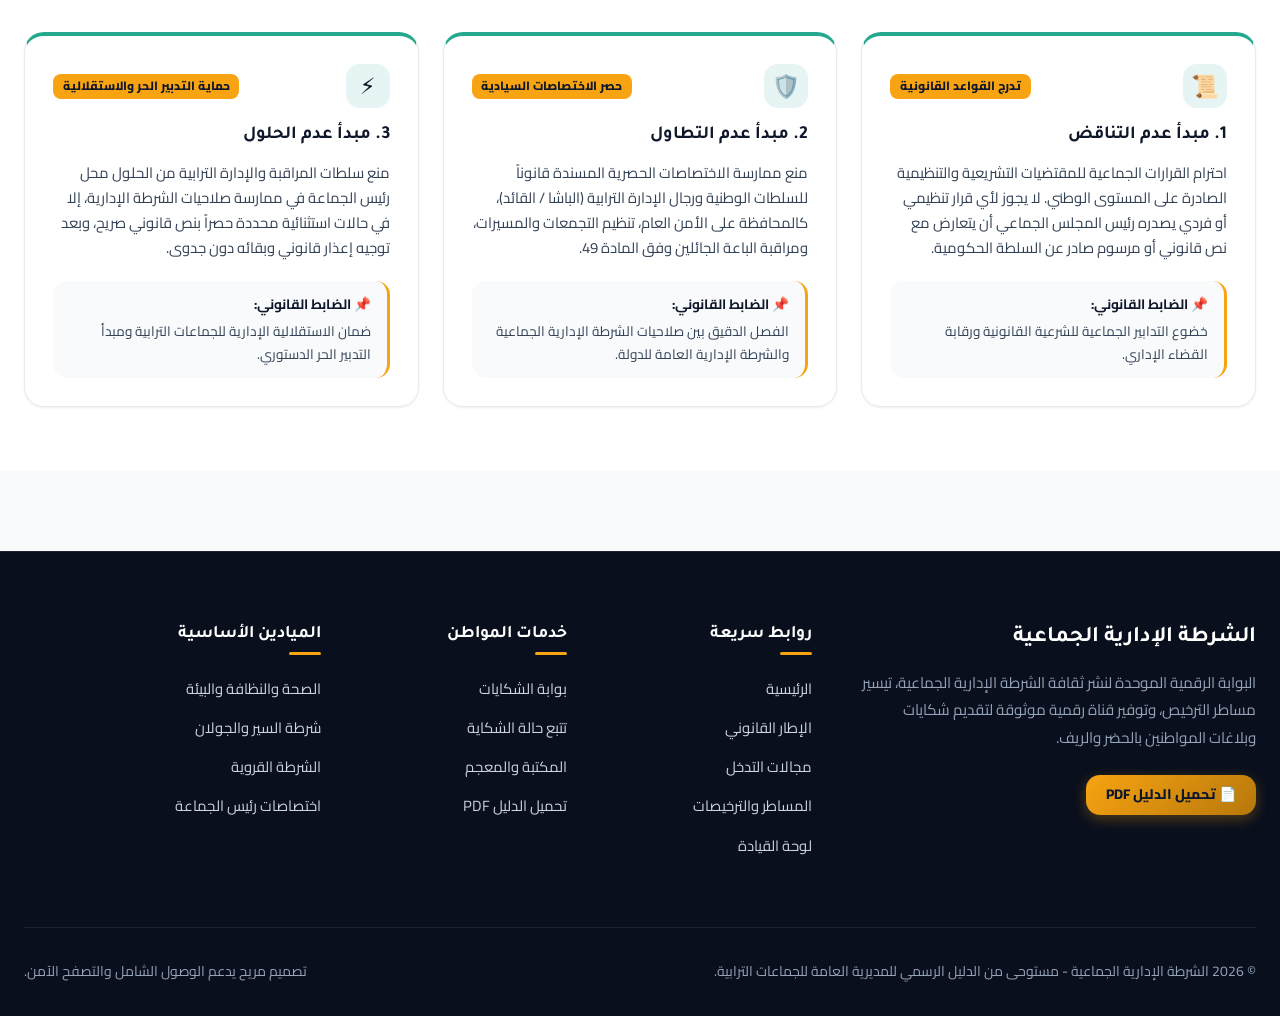
<file: legal.html>
<!DOCTYPE html>
<html lang="ar" dir="rtl" data-theme="light">
<head>
    <meta charset="UTF-8">
    <meta name="viewport" content="width=device-width, initial-scale=1.0">
    <title>الإطار القانوني والأجهزة الممارسة | الشرطة الإدارية الجماعية</title>
    <meta name="description" content="الدليل القانوني الشامل لمفهوم الشرطة الإدارية الجماعية، الاختصاصات المسندة لرئيس الجماعة، السلطات المحلية، والمجلس الجماعي.">
    <link rel="stylesheet" href="css/design-system.css">
    <link rel="stylesheet" href="css/style.css">
    <link rel="stylesheet" href="css/pages.css">
</head>
<body>

    <!-- Header Navigation -->
    <header id="main-header"></header>

    <!-- Main Content -->
    <main id="main-content">

        <!-- Page Header Banner -->
        <section class="hero-section" style="padding: 3rem 0; background: linear-gradient(135deg, rgba(13,148,136,0.08) 0%, rgba(15,23,42,0.04) 100%);">
            <div class="container">
                <div style="display:flex; align-items:center; gap:0.5rem; font-size:0.875rem; color:var(--text-light); margin-bottom:1rem;">
                    <a href="index.html">الرئيسية</a> <span>‹</span> <span style="color:var(--primary-light); font-weight:700;">الإطار القانوني والأجهزة</span>
                </div>
                
                <span class="section-tag">النصوص التشريعية والميثاق الجماعي</span>
                <h1 class="hero-title" style="font-size:2.5rem; margin-bottom:1rem;">
                    الإطار القانوني والأجهزة الممارسة للشرطة الإدارية
                </h1>
                <p class="hero-description" style="max-width:850px; margin-bottom:0;">
                    منظومة قانونية محكمة تستمد قوتها من الدستور والميثاق الجماعي لتنظيم التدخل الإداري وتحديد حدود صلاحيات رئيس المجلس الجماعي، رجل السلطة المحلية، والمجلس الجماعي بما يضمن حماية حقوق وحريات الأفراد.
                </p>
            </div>
        </section>

        <!-- Section 1: Concept & Types -->
        <section class="container" style="padding: 4rem 0;">
            <div class="section-header">
                <span class="section-tag">مفاهيم أساسية</span>
                <h2 class="section-title">ما هي الشرطة الإدارية؟</h2>
                <p class="section-desc">الوسيلة القانونية التي تبيح للإدارة التدخل للحفاظ على النظام العام بعناصره الثلاثة: الأمن العام، السكينة العامة، والصحة العمومية.</p>
            </div>

            <div id="legal-concepts-container" class="domains-grid">
                <!-- Concept cards rendered dynamically -->
            </div>
        </section>

        <!-- Section 2: Execution Measures -->
        <section style="background:var(--bg-surface); padding: 4.5rem 0; border-top:1px solid var(--border-color); border-bottom:1px solid var(--border-color);">
            <div class="container">
                <div class="section-header">
                    <span class="section-tag">تدابير الممارسة العملية</span>
                    <h2 class="section-title">وسائل وآليات ممارسة الشرطة الإدارية</h2>
                    <p class="section-desc">تتم ممارسة الشرطة الإدارية الجماعية عبر ثلاثة وسائل رئيسية حددها القانون والأنظمة الجاري بها العمل.</p>
                </div>

                <div id="measures-container" style="display:grid; grid-template-columns:repeat(auto-fit, minmax(320px, 1fr)); gap:1.5rem;">
                    <!-- Execution measures rendered dynamically -->
                </div>
            </div>
        </section>

        <!-- Section 3: Authorities Division -->
        <section id="authorities" class="container" style="padding: 4.5rem 0;">
            <div class="section-header">
                <span class="section-tag">توزيع الاختصاصات</span>
                <h2 class="section-title">الأجهزة والجهات الممارسة للشرطة الإدارية</h2>
                <p class="section-desc">تفصيل دقيق لصلاحيات كل طرف لمنع التداخل والنزاع بين الجماعات الترابية والإدارة المحلية.</p>
            </div>

            <div id="authorities-detail-container">
                <!-- Authority details rendered dynamically -->
            </div>
        </section>

        <!-- Section 4: Governance Principles -->
        <section style="background:var(--bg-surface); padding: 4rem 0; border-top:1px solid var(--border-color); margin-bottom:3rem;">
            <div class="container">
                <div class="section-header">
                    <span class="section-tag">ضوابط عدم التداخل</span>
                    <h2 class="section-title">المبادئ القانونية الثلاثة لضوابط الممارسة</h2>
                    <p class="section-desc">مبادئ مؤطرة لخضوع الشرطة الإدارية المحلية للقانون ومنع التضارب مع القرارات الوطنية.</p>
                </div>

                <div id="governance-principles-container" style="display:grid; grid-template-columns:repeat(auto-fit, minmax(280px, 1fr)); gap:1.5rem;">
                    <!-- Governance principles rendered dynamically -->
                </div>
            </div>
        </section>

    </main>

    <!-- Footer Component -->
    <footer id="main-footer"></footer>

    <!-- Scripts -->
    <script src="js/data.js"></script>
    <script src="js/main.js"></script>
    <script src="js/pages/legal.js"></script>

</body>
</html>
</file>
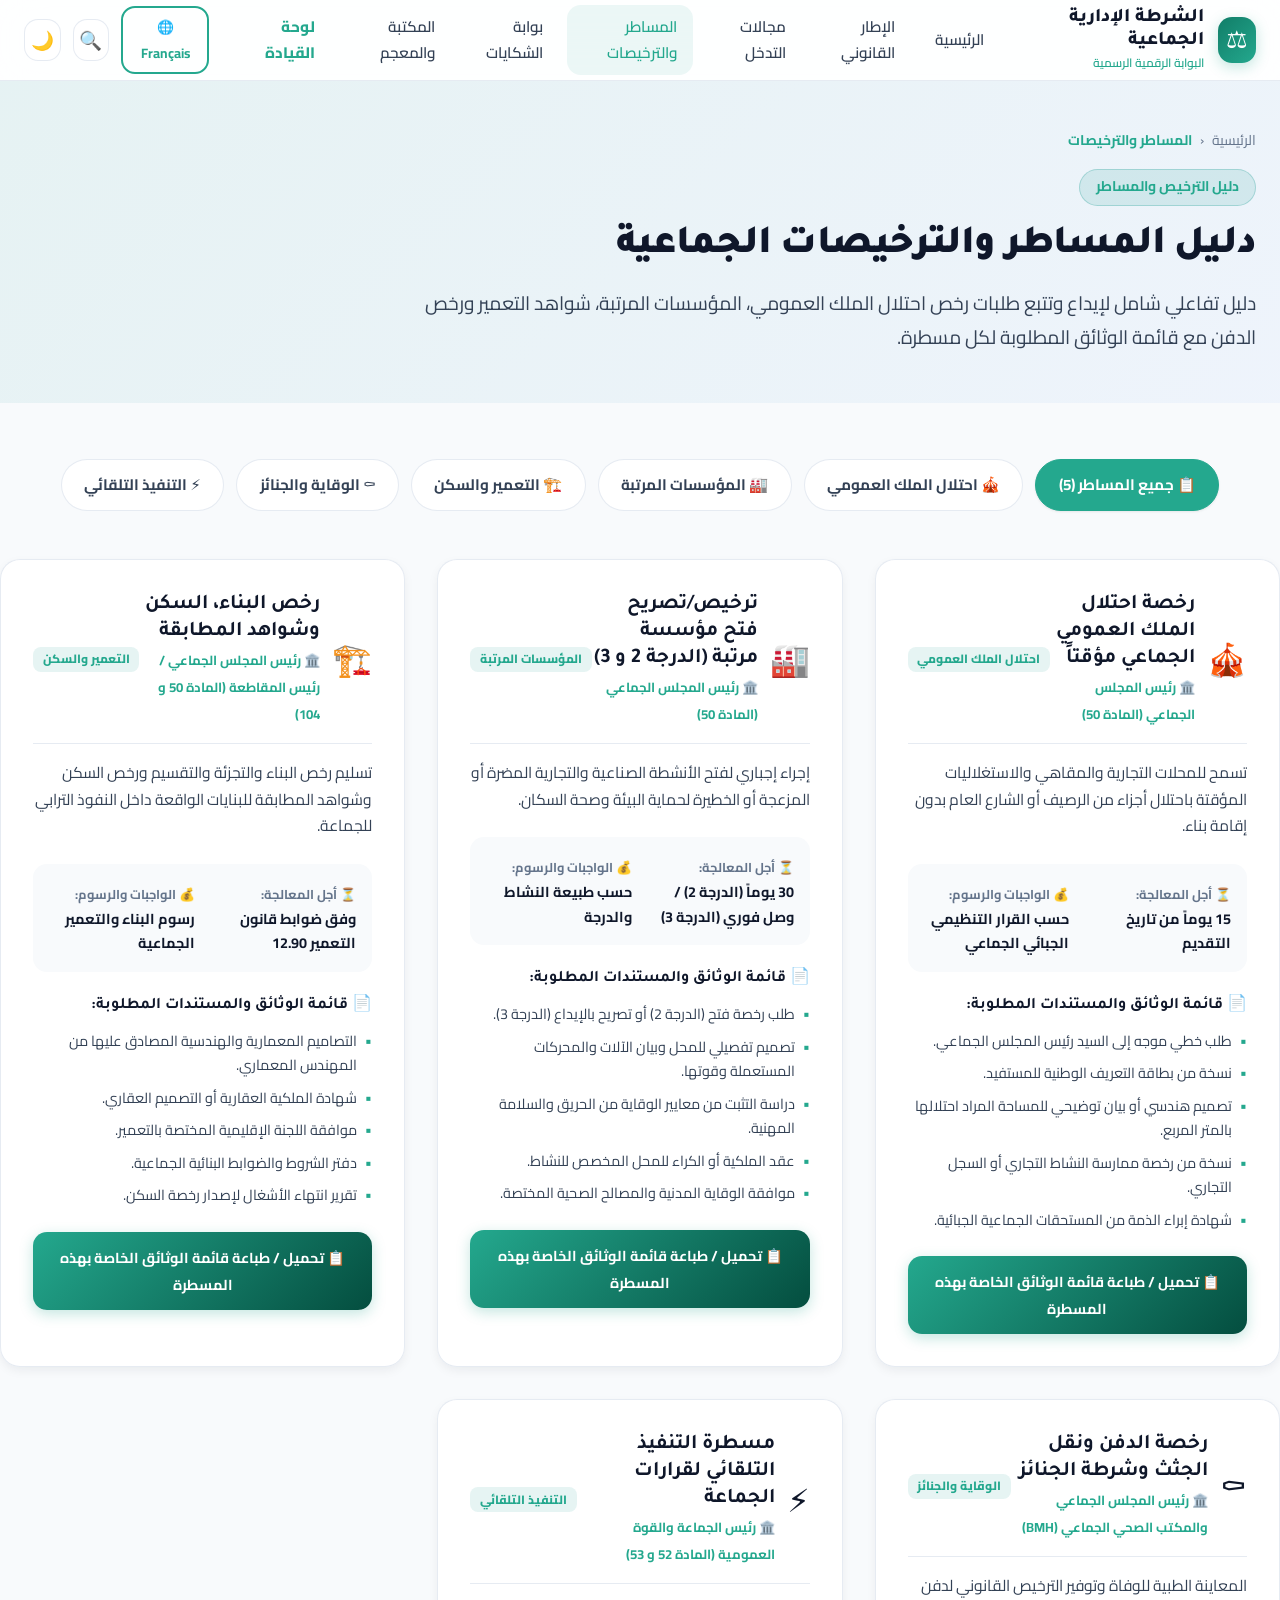
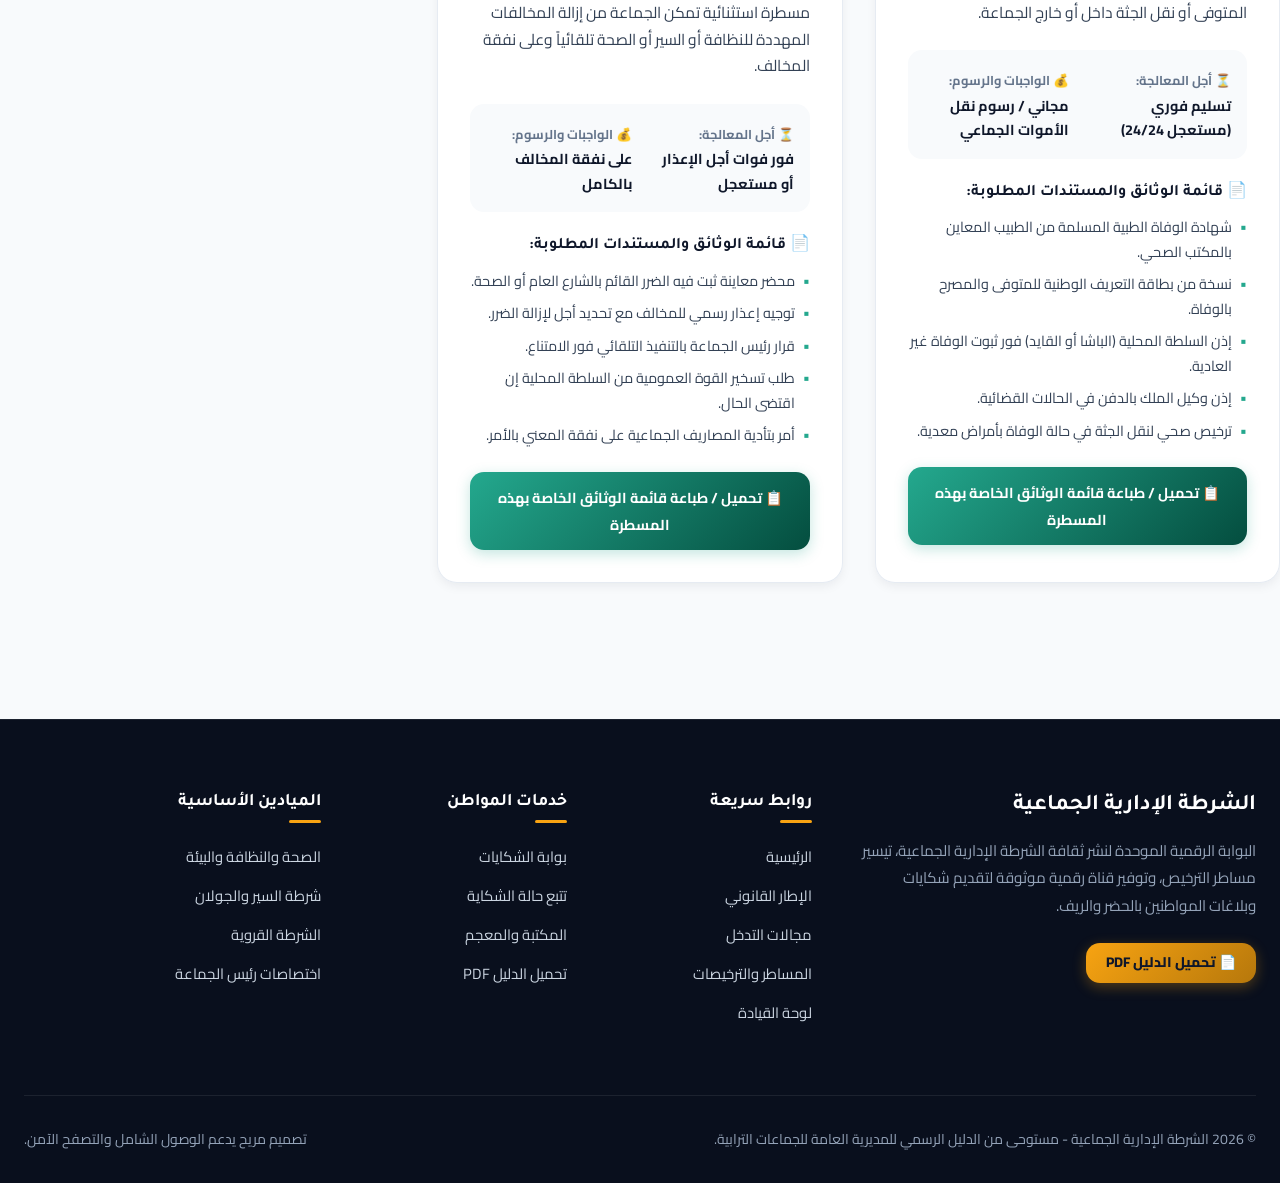
<file: procedures.html>
<!DOCTYPE html>
<html lang="ar" dir="rtl" data-theme="light">
<head>
    <meta charset="UTF-8">
    <meta name="viewport" content="width=device-width, initial-scale=1.0">
    <title>المساطر والترخيصات الجماعية | الشرطة الإدارية</title>
    <meta name="description" content="دليل المساطر الإدارية، رخص احتلال الملك العمومي، المؤسسات المرتبة، رخص التعمير، وشرطة الجنائز والوقاية الصحية.">
    <link rel="stylesheet" href="css/design-system.css">
    <link rel="stylesheet" href="css/style.css">
    <link rel="stylesheet" href="css/pages.css">
    <style>
        .procedure-tab-btn {
            padding: 0.65rem 1.4rem;
            background: var(--bg-surface-elevated);
            border: 1px solid var(--border-color);
            border-radius: var(--radius-full);
            font-weight: 700;
            font-size: 0.95rem;
            color: var(--text-muted);
            cursor: pointer;
            transition: all var(--transition-fast);
        }
        .procedure-tab-btn:hover, .procedure-tab-btn.active {
            background: var(--primary-light);
            color: #ffffff;
            border-color: var(--primary-light);
            box-shadow: var(--shadow-sm);
        }
    </style>
</head>
<body>

    <!-- Header Navigation -->
    <header id="main-header"></header>

    <!-- Main Content -->
    <main id="main-content">

        <!-- Page Header Banner -->
        <section class="hero-section" style="padding: 3rem 0; background: linear-gradient(135deg, rgba(13,148,136,0.08) 0%, rgba(59,130,246,0.05) 100%);">
            <div class="container">
                <div style="display:flex; align-items:center; gap:0.5rem; font-size:0.875rem; color:var(--text-light); margin-bottom:1rem;">
                    <a href="index.html">الرئيسية</a> <span>‹</span> <span style="color:var(--primary-light); font-weight:700;">المساطر والترخيصات</span>
                </div>
                
                <span class="section-tag">دليل الترخيص والمساطر</span>
                <h1 class="hero-title" style="font-size:2.5rem; margin-bottom:1rem;">
                    دليل المساطر والترخيصات الجماعية
                </h1>
                <p class="hero-description" style="max-width:850px; margin-bottom:0;">
                    دليل تفاعلي شامل لإيداع وتتبع طلبات رخص احتلال الملك العمومي، المؤسسات المرتبة، شواهد التعمير ورخص الدفن مع قائمة الوثائق المطلوبة لكل مسطرة.
                </p>
            </div>
        </section>

        <!-- Filter Tabs & Procedures Grid -->
        <section class="container" style="padding: 3.5rem 0; margin-bottom:3rem;">
            
            <!-- Filter Controls -->
            <div style="display:flex; justify-content:center; gap:0.75rem; flex-wrap:wrap; margin-bottom:3rem;">
                <button class="procedure-tab-btn active" onclick="filterProcedures('all', this)">📋 جميع المساطر (5)</button>
                <button class="procedure-tab-btn" onclick="filterProcedures('domain', this)">🎪 احتلال الملك العمومي</button>
                <button class="procedure-tab-btn" onclick="filterProcedures('establishments', this)">🏭 المؤسسات المرتبة</button>
                <button class="procedure-tab-btn" onclick="filterProcedures('building', this)">🏗️ التعمير والسكن</button>
                <button class="procedure-tab-btn" onclick="filterProcedures('health', this)">⚰️ الوقاية والجنائز</button>
                <button class="procedure-tab-btn" onclick="filterProcedures('execution', this)">⚡ التنفيذ التلقائي</button>
            </div>

            <!-- Procedures Grid Container -->
            <div id="procedures-grid" style="display:grid; grid-template-columns:repeat(auto-fit, minmax(340px, 1fr)); gap:2rem;">
                <!-- Cards rendered dynamically -->
            </div>

        </section>

    </main>

    <!-- Footer Component -->
    <footer id="main-footer"></footer>

    <!-- Scripts -->
    <script src="js/data.js"></script>
    <script src="js/main.js"></script>
    <script src="js/pages/procedures.js"></script>

</body>
</html>
</file>
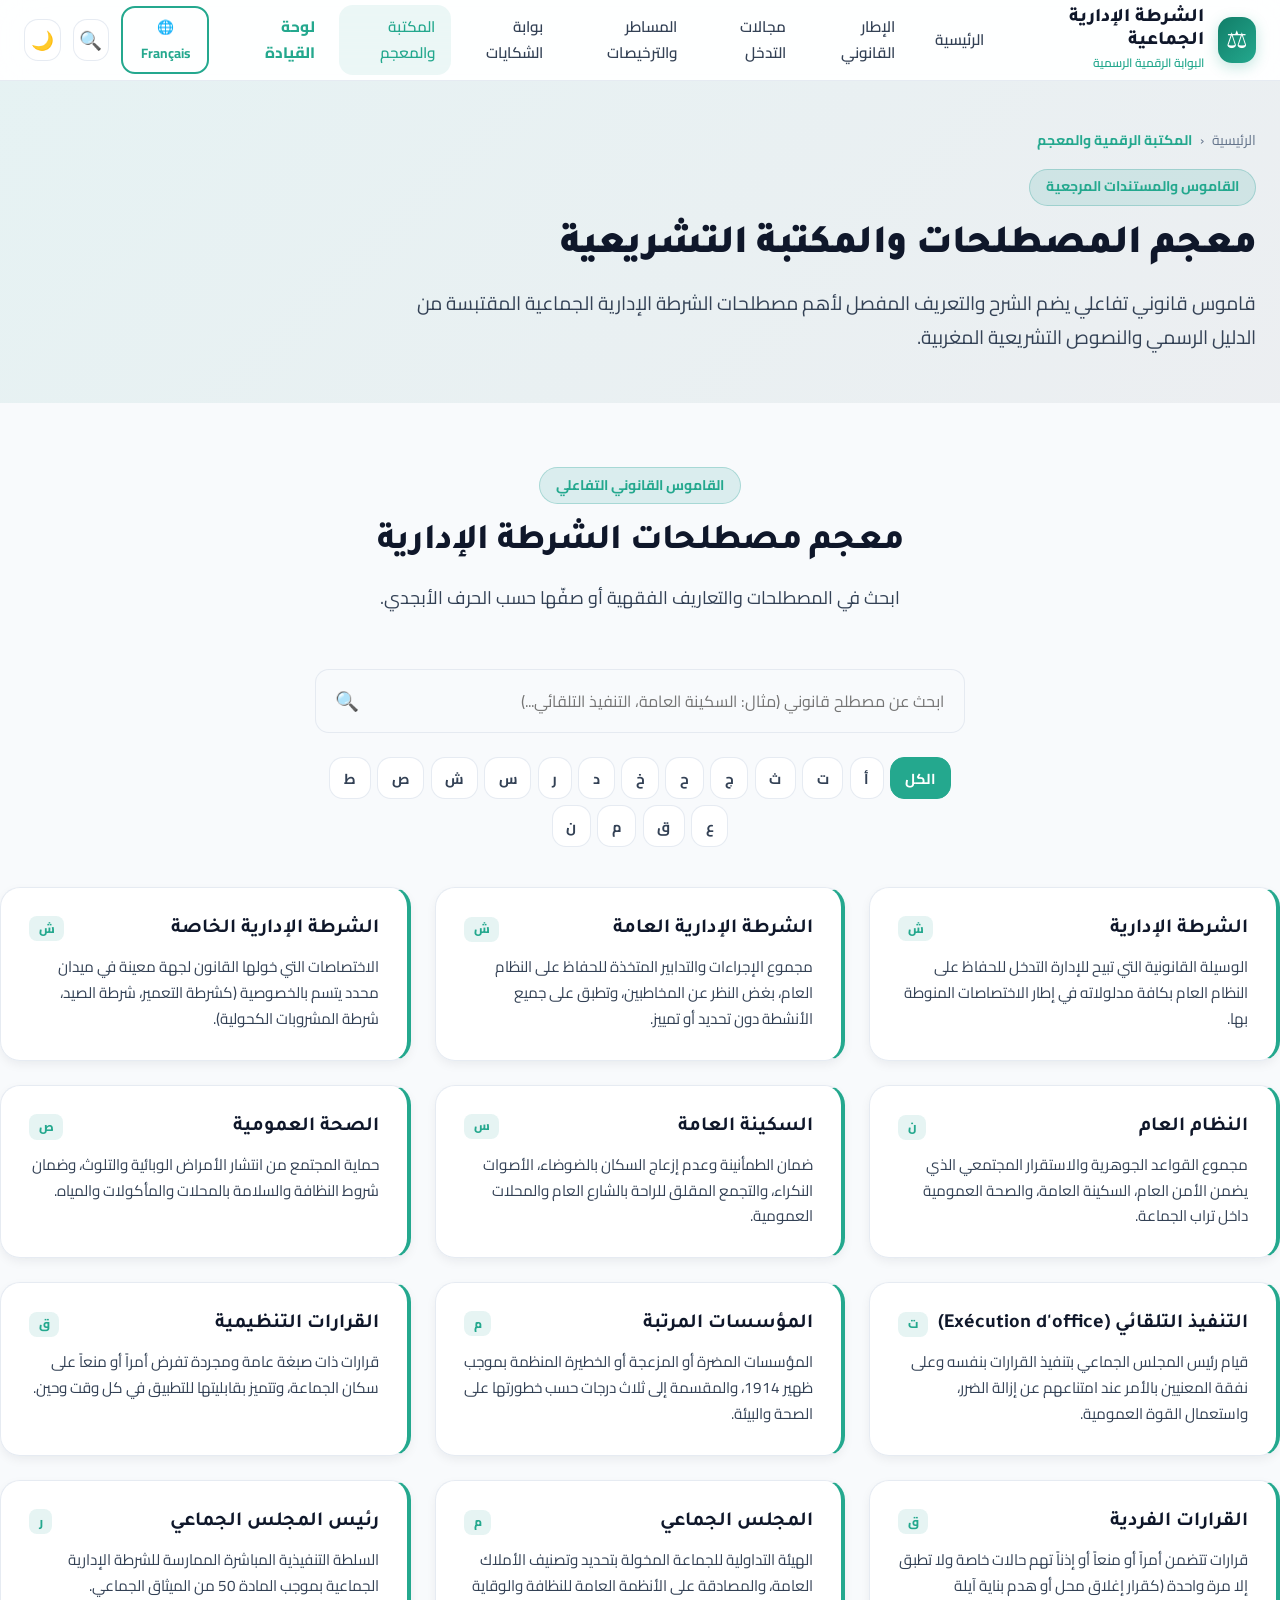
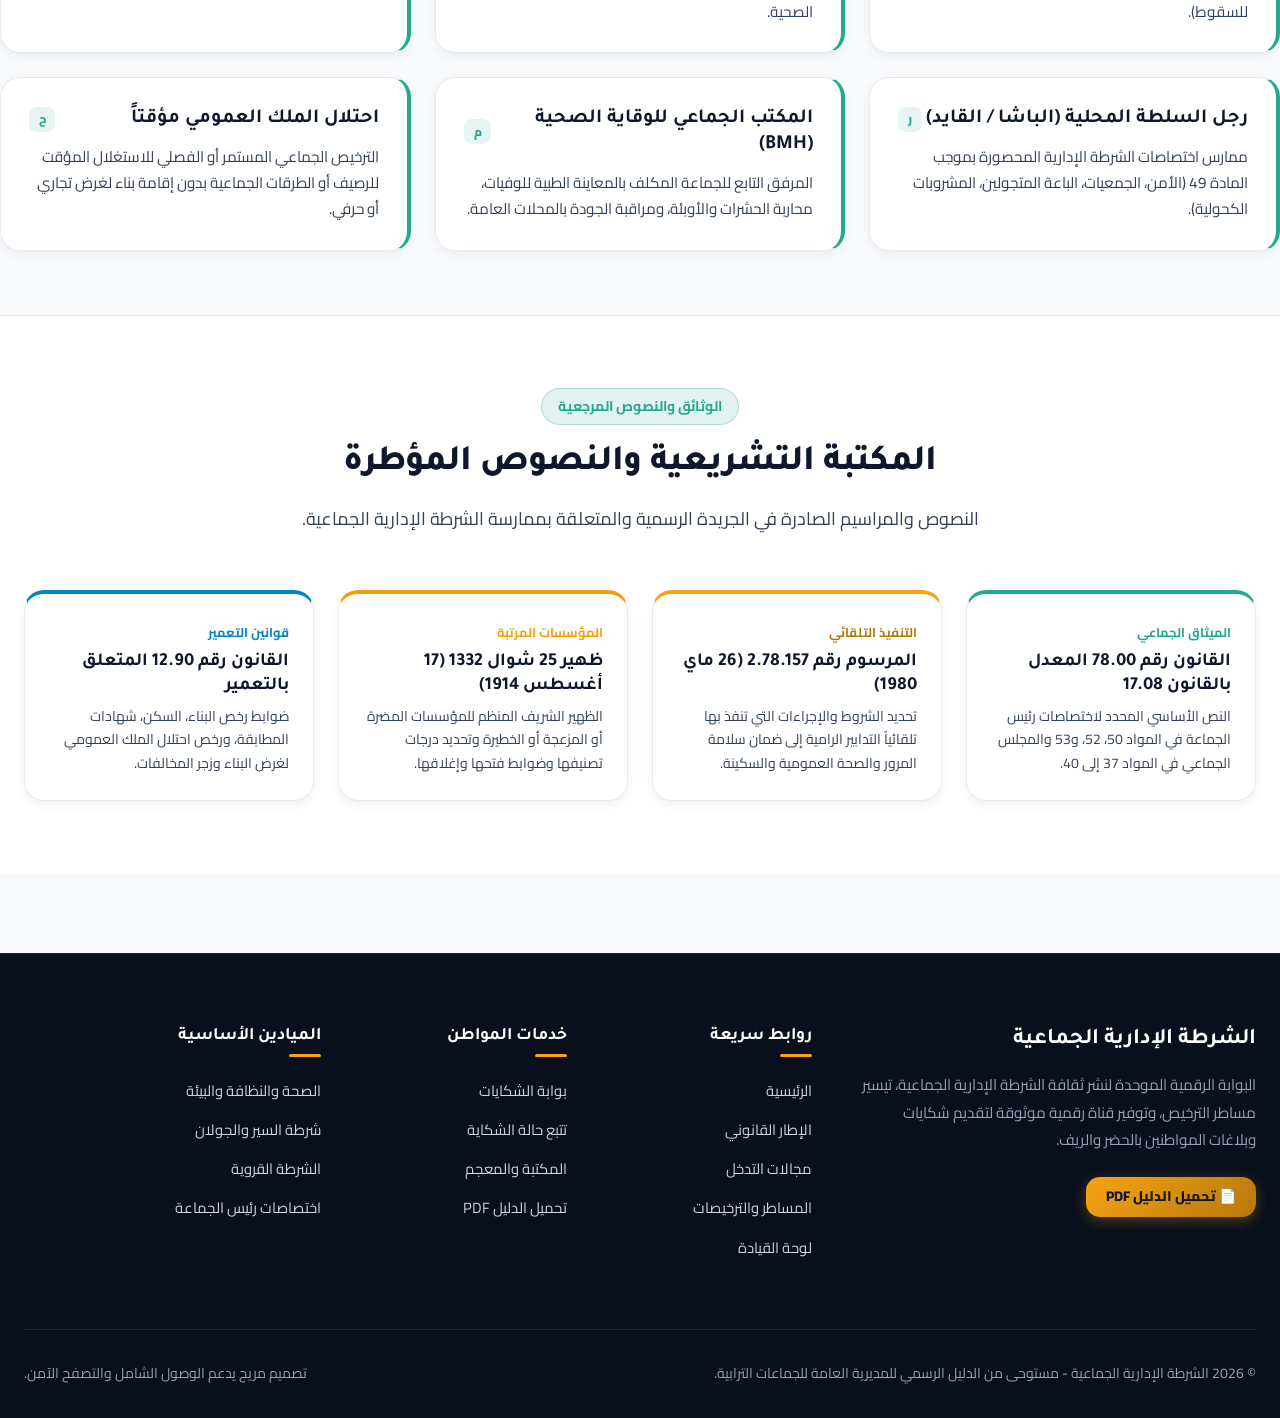
<file: resources.html>
<!DOCTYPE html>
<html lang="ar" dir="rtl" data-theme="light">
<head>
    <meta charset="UTF-8">
    <meta name="viewport" content="width=device-width, initial-scale=1.0">
    <title>المكتبة الرقمية ومعجم المصطلحات | الشرطة الإدارية الجماعية</title>
    <meta name="description" content="معجم المصطلحات القانونية للشرطة الإدارية الجماعية، وتصفح القوانين والمراسم المنظمة.">
    <link rel="stylesheet" href="css/design-system.css">
    <link rel="stylesheet" href="css/style.css">
    <link rel="stylesheet" href="css/pages.css">
    <style>
        .glossary-letter-btn {
            padding: 0.4rem 0.85rem;
            background: var(--bg-surface-elevated);
            border: 1px solid var(--border-color);
            border-radius: var(--radius-md);
            font-weight: 700;
            font-size: 0.9rem;
            color: var(--text-muted);
            cursor: pointer;
            transition: all var(--transition-fast);
        }
        .glossary-letter-btn:hover, .glossary-letter-btn.active {
            background: var(--primary-light);
            color: #ffffff;
            border-color: var(--primary-light);
        }
    </style>
</head>
<body>

    <!-- Header Navigation -->
    <header id="main-header"></header>

    <!-- Main Content -->
    <main id="main-content">

        <!-- Page Header Banner -->
        <section class="hero-section" style="padding: 3rem 0; background: linear-gradient(135deg, rgba(13,148,136,0.08) 0%, rgba(15,23,42,0.05) 100%);">
            <div class="container">
                <div style="display:flex; align-items:center; gap:0.5rem; font-size:0.875rem; color:var(--text-light); margin-bottom:1rem;">
                    <a href="index.html">الرئيسية</a> <span>‹</span> <span style="color:var(--primary-light); font-weight:700;">المكتبة الرقمية والمعجم</span>
                </div>
                
                <span class="section-tag">القاموس والمستندات المرجعية</span>
                <h1 class="hero-title" style="font-size:2.5rem; margin-bottom:1rem;">
                    معجم المصطلحات والمكتبة التشريعية
                </h1>
                <p class="hero-description" style="max-width:850px; margin-bottom:0;">
                    قاموس قانوني تفاعلي يضم الشرح والتعريف المفصل لأهم مصطلحات الشرطة الإدارية الجماعية المقتبسة من الدليل الرسمي والنصوص التشريعية المغربية.
                </p>
            </div>
        </section>

        <!-- Section 1: Searchable Legal Glossary -->
        <section class="container" style="padding: 4rem 0;">
            <div class="section-header">
                <span class="section-tag">القاموس القانوني التفاعلي</span>
                <h2 class="section-title">معجم مصطلحات الشرطة الإدارية</h2>
                <p class="section-desc">ابحث في المصطلحات والتعاريف الفقهية أو صفّها حسب الحرف الأبجدي.</p>
            </div>

            <!-- Live Search Bar -->
            <div style="max-width:650px; margin:0 auto 2.5rem auto;">
                <div class="hero-quick-search" style="margin-bottom:1.5rem;">
                    <input type="text" id="glossary-search-input" placeholder="ابحث عن مصطلح قانوني (مثال: السكينة العامة، التنفيذ التلقائي...)" oninput="searchGlossaryLive(this.value)">
                    <span class="search-icon">🔍</span>
                </div>

                <!-- Alphabet Filter -->
                <div id="alphabet-filter-container" style="display:flex; justify-content:center; gap:0.4rem; flex-wrap:wrap;">
                    <!-- Letter buttons rendered dynamically -->
                </div>
            </div>

            <!-- Glossary Cards Grid -->
            <div id="glossary-cards-container" style="display:grid; grid-template-columns:repeat(auto-fit, minmax(320px, 1fr)); gap:1.5rem;">
                <!-- Cards rendered dynamically -->
            </div>
        </section>

        <!-- Section 2: Statutory Reference Texts -->
        <section id="legislative-library" style="background:var(--bg-surface); padding: 4.5rem 0; border-top:1px solid var(--border-color); margin-bottom:3rem;">
            <div class="container">
                <div class="section-header">
                    <span class="section-tag">الوثائق والنصوص المرجعية</span>
                    <h2 class="section-title">المكتبة التشريعية والنصوص المؤطرة</h2>
                    <p class="section-desc">النصوص والمراسيم الصادرة في الجريدة الرسمية والمتعلقة بممارسة الشرطة الإدارية الجماعية.</p>
                </div>

                <!-- Legal Texts Grid -->
                <div style="display:grid; grid-template-columns:repeat(auto-fit, minmax(280px, 1fr)); gap:1.5rem;">
                    
                    <div class="glass-panel" style="padding:1.5rem; border-top:4px solid var(--primary-light);">
                        <span style="font-size:0.8rem; color:var(--primary-light); font-weight:700;">الميثاق الجماعي</span>
                        <h4 style="font-size:1.15rem; margin:0.35rem 0;">القانون رقم 78.00 المعدل بالقانون 17.08</h4>
                        <p style="font-size:0.875rem; color:var(--text-muted); line-height:1.7;">النص الأساسي المحدد لاختصاصات رئيس الجماعة في المواد 50، 52، و53 والمجلس الجماعي في المواد 37 إلى 40.</p>
                    </div>

                    <div class="glass-panel" style="padding:1.5rem; border-top:4px solid var(--accent);">
                        <span style="font-size:0.8rem; color:var(--accent-dark); font-weight:700;">التنفيذ التلقائي</span>
                        <h4 style="font-size:1.15rem; margin:0.35rem 0;">المرسوم رقم 2.78.157 (26 ماي 1980)</h4>
                        <p style="font-size:0.875rem; color:var(--text-muted); line-height:1.7;">تحديد الشروط والإجراءات التي تنفذ بها تلقائياً التدابير الرامية إلى ضمان سلامة المرور والصحة العمومية والسكينة.</p>
                    </div>

                    <div class="glass-panel" style="padding:1.5rem; border-top:4px solid var(--warning);">
                        <span style="font-size:0.8rem; color:var(--warning); font-weight:700;">المؤسسات المرتبة</span>
                        <h4 style="font-size:1.15rem; margin:0.35rem 0;">ظهير 25 شوال 1332 (17 أغسطس 1914)</h4>
                        <p style="font-size:0.875rem; color:var(--text-muted); line-height:1.7;">الظهير الشريف المنظم للمؤسسات المضرة أو المزعجة أو الخطيرة وتحديد درجات تصنيفها وضوابط فتحها وإغلاقها.</p>
                    </div>

                    <div class="glass-panel" style="padding:1.5rem; border-top:4px solid var(--info);">
                        <span style="font-size:0.8rem; color:var(--info); font-weight:700;">قوانين التعمير</span>
                        <h4 style="font-size:1.15rem; margin:0.35rem 0;">القانون رقم 12.90 المتعلق بالتعمير</h4>
                        <p style="font-size:0.875rem; color:var(--text-muted); line-height:1.7;">ضوابط رخص البناء، السكن، شهادات المطابقة، ورخص احتلال الملك العمومي لغرض البناء وزجر المخالفات.</p>
                    </div>

                </div>
            </div>
        </section>

    </main>

    <!-- Footer Component -->
    <footer id="main-footer"></footer>

    <!-- Scripts -->
    <script src="js/data.js"></script>
    <script src="js/main.js"></script>
    <script src="js/pages/resources.js"></script>

</body>
</html>
</file>
<file: css/design-system.css>
/* ==========================================================================
   DESIGN SYSTEM & THEME TOKENS - Administrative Police Web Portal
   ========================================================================== */

@import url('https://fonts.googleapis.com/css2?family=Cairo:wght@300;400;500;600;700;800;900&family=Tajawal:wght@400;500;700;800;900&family=Inter:wght@400;500;600;700;800&display=swap');

:root {
  /* Color Palette - Premium Emerald & Deep Navy Authority Theme */
  --primary-h: 168;
  --primary-s: 76%;
  --primary-l: 28%;
  --primary: hsl(var(--primary-h), var(--primary-s), var(--primary-l));
  --primary-light: hsl(var(--primary-h), 65%, 40%);
  --primary-dark: hsl(var(--primary-h), 90%, 16%);
  --primary-glow: hsla(var(--primary-h), 76%, 35%, 0.25);

  --accent-h: 38;
  --accent-s: 94%;
  --accent-l: 52%;
  --accent: hsl(var(--accent-h), var(--accent-s), var(--accent-l));
  --accent-light: hsl(var(--accent-h), 98%, 64%);
  --accent-dark: hsl(var(--accent-h), 88%, 38%);
  --accent-glow: hsla(var(--accent-h), 94%, 52%, 0.3);

  --navy-h: 222;
  --navy-s: 47%;
  --navy-l: 11%;
  --navy-bg: hsl(var(--navy-h), var(--navy-s), var(--navy-l));

  /* Neutral Tones - Light Mode */
  --bg-main: #f8fafc;
  --bg-surface: #ffffff;
  --bg-surface-elevated: #ffffff;
  --bg-glass: rgba(255, 255, 255, 0.85);
  --bg-glass-card: rgba(255, 255, 255, 0.9);
  --border-color: rgba(226, 232, 240, 0.85);
  --border-focus: var(--primary-light);

  --text-main: #0f172a;
  --text-muted: #334155;
  --text-light: #64748b;
  --text-on-primary: #ffffff;

  /* Status Colors */
  --success: #10b981;
  --warning: #f59e0b;
  --danger: #ef4444;
  --info: #0284c7;

  /* Shadows */
  --shadow-sm: 0 1px 3px rgba(0, 0, 0, 0.05), 0 1px 2px rgba(0, 0, 0, 0.03);
  --shadow-md: 0 4px 12px -2px rgba(15, 23, 42, 0.08);
  --shadow-lg: 0 12px 28px -6px rgba(15, 23, 42, 0.12);
  --shadow-xl: 0 24px 48px -12px rgba(15, 23, 42, 0.18);
  --shadow-glow: 0 0 25px var(--primary-glow);
  --shadow-accent-glow: 0 0 25px var(--accent-glow);

  /* Typography */
  --font-family: 'Cairo', 'Tajawal', 'Inter', system-ui, -apple-system, sans-serif;
  --font-heading: 'Tajawal', 'Cairo', 'Inter', sans-serif;

  /* Radii & Transitions */
  --radius-sm: 8px;
  --radius-md: 14px;
  --radius-lg: 20px;
  --radius-xl: 28px;
  --radius-full: 9999px;

  --transition-fast: 150ms cubic-bezier(0.4, 0, 0.2, 1);
  --transition-normal: 250ms cubic-bezier(0.4, 0, 0.2, 1);
  --transition-smooth: 350ms cubic-bezier(0.16, 1, 0.3, 1);

  --max-width: 1280px;
}

/* Dark Theme Overrides */
[data-theme="dark"] {
  --bg-main: #070d19;
  --bg-surface: #0f172a;
  --bg-surface-elevated: #1e293b;
  --bg-glass: rgba(15, 23, 42, 0.88);
  --bg-glass-card: rgba(30, 41, 59, 0.75);
  --border-color: rgba(51, 65, 85, 0.8);

  --text-main: #f8fafc;
  --text-muted: #cbd5e1;
  --text-light: #94a3b8;

  --shadow-sm: 0 1px 3px rgba(0, 0, 0, 0.3);
  --shadow-md: 0 4px 12px rgba(0, 0, 0, 0.4);
  --shadow-lg: 0 12px 28px rgba(0, 0, 0, 0.5);
  --shadow-xl: 0 24px 48px rgba(0, 0, 0, 0.6);
}

/* Reset & Base Elements */
*, *::before, *::after {
  box-sizing: border-box;
  margin: 0;
  padding: 0;
}

html {
  scroll-behavior: smooth;
  font-size: 16px;
}

html[lang="ar"] {
  direction: rtl;
}

html[lang="fr"] {
  direction: ltr;
  font-family: 'Inter', system-ui, -apple-system, sans-serif;
}

body {
  font-family: var(--font-family);
  background-color: var(--bg-main);
  color: var(--text-main);
  line-height: 1.7;
  overflow-x: hidden;
  -webkit-font-smoothing: antialiased;
  transition: background-color var(--transition-normal), color var(--transition-normal);
}

h1, h2, h3, h4, h5, h6 {
  font-family: var(--font-heading);
  font-weight: 700;
  line-height: 1.3;
  color: var(--text-main);
}

a {
  color: inherit;
  text-decoration: none;
  transition: color var(--transition-fast);
}

button, input, select, textarea {
  font-family: inherit;
  font-size: inherit;
  outline: none;
}

button {
  cursor: pointer;
  border: none;
  background: none;
}

ul, ol {
  list-style: none;
}

img {
  max-width: 100%;
  height: auto;
  display: block;
}

/* Layout Utilities */
.container {
  width: 100%;
  max-width: var(--max-width);
  margin-left: auto;
  margin-right: auto;
  padding-left: 1.5rem;
  padding-right: 1.5rem;
}

/* Section Header Utility */
.section-header {
  text-align: center;
  max-width: 760px;
  margin: 0 auto 3.5rem auto;
}

.section-tag {
  display: inline-flex;
  align-items: center;
  gap: 0.5rem;
  padding: 0.35rem 1rem;
  background: rgba(13, 148, 136, 0.12);
  border: 1px solid rgba(13, 148, 136, 0.25);
  color: var(--primary-light);
  border-radius: var(--radius-full);
  font-size: 0.875rem;
  font-weight: 700;
  margin-bottom: 1rem;
}

[data-theme="dark"] .section-tag {
  background: rgba(45, 212, 191, 0.15);
  color: #2dd4bf;
  border-color: rgba(45, 212, 191, 0.3);
}

.section-title {
  font-size: 2.25rem;
  font-weight: 800;
  margin-bottom: 1rem;
  letter-spacing: -0.02em;
}

.section-desc {
  font-size: 1.125rem;
  color: var(--text-muted);
}

/* Glassmorphism Utilities */
.glass-panel {
  background: var(--bg-glass-card);
  backdrop-filter: blur(16px);
  -webkit-backdrop-filter: blur(16px);
  border: 1px solid var(--border-color);
  border-radius: var(--radius-lg);
  box-shadow: var(--shadow-md);
}

/* LTR OVERRIDES FOR FRENCH MODE */
[dir="ltr"] {
  text-align: left;
}

[dir="ltr"] .footer-col h4::after {
  right: auto;
  left: 0;
}

[dir="ltr"] .footer-links a:hover {
  transform: translateX(4px);
}

[dir="ltr"] .hero-quick-search input {
  padding: 1rem 3rem 1rem 1.25rem;
}

[dir="ltr"] .hero-quick-search .search-icon {
  left: auto;
  right: 1.25rem;
}

[dir="ltr"] [style*="border-right"] {
  border-right: none !important;
  border-left: 4px solid var(--primary-light) !important;
}

[dir="ltr"] [style*="text-align:right"] {
  text-align: left !important;
}

/* Animations */
@keyframes fadeInUp {
  from {
    opacity: 0;
    transform: translateY(24px);
  }
  to {
    opacity: 1;
    transform: translateY(0);
  }
}

@keyframes floatSlow {
  0%, 100% { transform: translateY(0px); }
  50% { transform: translateY(-8px); }
}

.fade-in {
  animation: fadeInUp 0.6s var(--transition-smooth) forwards;
}

.animate-float {
  animation: floatSlow 4s infinite ease-in-out;
}
</file>
<file: css/style.css>
/* ==========================================================================
   GLOBAL STYLES & COMPONENTS - Header, Footer, Navbar, Search Modal, Buttons
   ========================================================================== */

/* Ticker Announcement Bar */
.ticker-bar {
  background: linear-gradient(90deg, #0b1329 0%, #0f1e3d 100%);
  color: #e2e8f0;
  font-size: 0.85rem;
  padding: 0.5rem 0;
  border-bottom: 1px solid rgba(255, 255, 255, 0.1);
  overflow: hidden;
}

.ticker-content {
  display: flex;
  align-items: center;
  justify-content: space-between;
  gap: 1rem;
}

.ticker-badge {
  background: var(--accent);
  color: #0f172a;
  font-weight: 800;
  padding: 0.15rem 0.6rem;
  border-radius: var(--radius-sm);
  font-size: 0.75rem;
  white-space: nowrap;
}

.ticker-text {
  flex: 1;
  white-space: nowrap;
  overflow: hidden;
  text-overflow: ellipsis;
}

/* Header & Navbar */
.site-header {
  position: sticky;
  top: 0;
  z-index: 100;
  background: var(--bg-glass);
  backdrop-filter: blur(20px);
  -webkit-backdrop-filter: blur(20px);
  border-bottom: 1px solid var(--border-color);
  transition: all var(--transition-normal);
}

.navbar {
  display: flex;
  align-items: center;
  justify-content: space-between;
  height: 80px;
  gap: 1.5rem;
}

.logo-brand {
  display: flex;
  align-items: center;
  gap: 0.85rem;
  font-weight: 800;
}

.logo-icon {
  width: 46px;
  height: 46px;
  background: linear-gradient(135deg, var(--primary) 0%, var(--primary-light) 100%);
  color: #ffffff;
  border-radius: var(--radius-md);
  display: flex;
  align-items: center;
  justify-content: center;
  font-size: 1.5rem;
  box-shadow: 0 4px 14px var(--primary-glow);
}

.logo-text h1 {
  font-size: 1.2rem;
  font-weight: 800;
  color: var(--text-main);
  line-height: 1.2;
}

.logo-text span {
  font-size: 0.75rem;
  color: var(--primary-light);
  font-weight: 600;
  display: block;
}

/* Nav Links */
.nav-menu {
  display: flex;
  align-items: center;
  gap: 0.5rem;
}

.nav-link {
  padding: 0.55rem 1rem;
  font-weight: 600;
  font-size: 0.95rem;
  color: var(--text-muted);
  border-radius: var(--radius-md);
  transition: all var(--transition-fast);
}

.nav-link:hover, .nav-link.active {
  color: var(--primary-light);
  background: rgba(13, 148, 136, 0.08);
}

[data-theme="dark"] .nav-link:hover, 
[data-theme="dark"] .nav-link.active {
  color: #2dd4bf;
  background: rgba(45, 212, 191, 0.12);
}

/* Nav Controls */
.nav-actions {
  display: flex;
  align-items: center;
  gap: 0.75rem;
}

.btn-icon {
  width: 42px;
  height: 42px;
  border-radius: var(--radius-md);
  background: var(--bg-surface);
  border: 1px solid var(--border-color);
  color: var(--text-muted);
  display: flex;
  align-items: center;
  justify-content: center;
  font-size: 1.15rem;
  transition: all var(--transition-fast);
}

.btn-icon:hover {
  color: var(--primary-light);
  border-color: var(--primary-light);
  transform: translateY(-2px);
  box-shadow: var(--shadow-sm);
}

/* Primary Button */
.btn-primary {
  display: inline-flex;
  align-items: center;
  justify-content: center;
  gap: 0.5rem;
  padding: 0.75rem 1.6rem;
  background: linear-gradient(135deg, var(--primary-light) 0%, var(--primary-dark) 100%);
  color: #ffffff;
  font-weight: 700;
  font-size: 0.95rem;
  border-radius: var(--radius-md);
  box-shadow: 0 4px 14px var(--primary-glow);
  transition: all var(--transition-fast);
}

.btn-primary:hover {
  transform: translateY(-2px);
  box-shadow: 0 6px 20px var(--primary-glow);
  color: #ffffff;
}

.btn-accent {
  display: inline-flex;
  align-items: center;
  justify-content: center;
  gap: 0.5rem;
  padding: 0.75rem 1.6rem;
  background: linear-gradient(135deg, var(--accent) 0%, var(--accent-dark) 100%);
  color: #0f172a;
  font-weight: 800;
  font-size: 0.95rem;
  border-radius: var(--radius-md);
  box-shadow: 0 4px 14px var(--accent-glow);
  transition: all var(--transition-fast);
}

.btn-accent:hover {
  transform: translateY(-2px);
  box-shadow: 0 6px 20px var(--accent-glow);
}

.btn-outline {
  display: inline-flex;
  align-items: center;
  justify-content: center;
  gap: 0.5rem;
  padding: 0.75rem 1.6rem;
  background: transparent;
  border: 2px solid var(--primary-light);
  color: var(--primary-light);
  font-weight: 700;
  font-size: 0.95rem;
  border-radius: var(--radius-md);
  transition: all var(--transition-fast);
}

.btn-outline:hover {
  background: var(--primary-light);
  color: #ffffff;
  transform: translateY(-2px);
}

/* Mobile Hamburger Toggle */
.mobile-toggle {
  display: none;
}

/* Footer Component */
.site-footer {
  background: #090f1d;
  color: #94a3b8;
  padding: 4.5rem 0 2rem 0;
  border-top: 1px solid rgba(255, 255, 255, 0.08);
  margin-top: 5rem;
}

.footer-grid {
  display: grid;
  grid-template-columns: 2fr 1fr 1fr 1.5fr;
  gap: 3rem;
  margin-bottom: 3.5rem;
}

.footer-brand h3 {
  color: #ffffff;
  font-size: 1.4rem;
  margin-bottom: 1rem;
}

.footer-brand p {
  line-height: 1.8;
  font-size: 0.95rem;
  margin-bottom: 1.5rem;
}

.footer-col h4 {
  color: #ffffff;
  font-size: 1.1rem;
  margin-bottom: 1.25rem;
  position: relative;
  padding-bottom: 0.5rem;
}

.footer-col h4::after {
  content: '';
  position: absolute;
  bottom: 0;
  right: 0;
  width: 32px;
  height: 3px;
  background: var(--accent);
  border-radius: 2px;
}

.footer-links li {
  margin-bottom: 0.75rem;
}

.footer-links a {
  color: #cbd5e1;
  font-size: 0.925rem;
  transition: all var(--transition-fast);
  display: inline-flex;
  align-items: center;
  gap: 0.4rem;
}

.footer-links a:hover {
  color: var(--accent);
  transform: translateX(-4px);
}

.footer-bottom {
  padding-top: 2rem;
  border-top: 1px solid rgba(255, 255, 255, 0.08);
  display: flex;
  align-items: center;
  justify-content: space-between;
  font-size: 0.875rem;
}

/* Modal Search Overlay */
.search-modal {
  position: fixed;
  top: 0;
  left: 0;
  width: 100vw;
  height: 100vh;
  background: rgba(15, 23, 42, 0.75);
  backdrop-filter: blur(12px);
  z-index: 1000;
  display: flex;
  align-items: flex-start;
  justify-content: center;
  padding-top: 10vh;
  opacity: 0;
  visibility: hidden;
  transition: all var(--transition-fast);
}

.search-modal.active {
  opacity: 1;
  visibility: visible;
}

.search-box-card {
  width: 100%;
  max-width: 680px;
  background: var(--bg-surface-elevated);
  border-radius: var(--radius-xl);
  border: 1px solid var(--border-color);
  box-shadow: var(--shadow-xl);
  overflow: hidden;
  margin: 0 1rem;
}

.search-input-wrapper {
  display: flex;
  align-items: center;
  padding: 1.25rem 1.5rem;
  border-bottom: 1px solid var(--border-color);
  gap: 1rem;
}

.search-input-wrapper input {
  flex: 1;
  border: none;
  background: transparent;
  font-size: 1.2rem;
  color: var(--text-main);
  font-family: inherit;
}

.search-results-list {
  max-height: 400px;
  overflow-y: auto;
  padding: 1rem;
}

/* Responsive Rules */
@media (max-width: 992px) {
  .nav-menu {
    display: none;
  }
  .mobile-toggle {
    display: flex;
  }
  .footer-grid {
    grid-template-columns: 1fr 1fr;
  }
}

@media (max-width: 640px) {
  .footer-grid {
    grid-template-columns: 1fr;
  }
  .footer-bottom {
    flex-direction: column;
    gap: 1rem;
    text-align: center;
  }
}
</file>
<file: css/pages.css>
/* ==========================================================================
   HOMEPAGE & PAGE SPECIFIC STYLES - Hero, Stats, Cards Grid, Call-To-Actions
   ========================================================================== */

/* Hero Section */
.hero-section {
  position: relative;
  padding: 4.5rem 0 5rem 0;
  overflow: hidden;
  background: radial-gradient(circle at 80% 20%, rgba(13, 148, 136, 0.12) 0%, transparent 50%),
              radial-gradient(circle at 20% 80%, rgba(245, 158, 11, 0.08) 0%, transparent 40%);
}

.hero-grid {
  display: grid;
  grid-template-columns: 1.15fr 0.85fr;
  gap: 3.5rem;
  align-items: center;
}

.hero-badge {
  display: inline-flex;
  align-items: center;
  gap: 0.6rem;
  padding: 0.4rem 1.25rem;
  background: rgba(13, 148, 136, 0.1);
  border: 1px solid rgba(13, 148, 136, 0.25);
  color: var(--primary-light);
  font-weight: 700;
  font-size: 0.9rem;
  border-radius: var(--radius-full);
  margin-bottom: 1.5rem;
}

[data-theme="dark"] .hero-badge {
  background: rgba(45, 212, 191, 0.15);
  color: #2dd4bf;
  border-color: rgba(45, 212, 191, 0.3);
}

.hero-title {
  font-size: 3.1rem;
  font-weight: 900;
  line-height: 1.2;
  margin-bottom: 1.25rem;
  letter-spacing: -0.02em;
}

.hero-title span {
  background: linear-gradient(135deg, var(--primary-light) 0%, var(--primary-dark) 100%);
  -webkit-background-clip: text;
  -webkit-text-fill-color: transparent;
}

[data-theme="dark"] .hero-title span {
  background: linear-gradient(135deg, #2dd4bf 0%, #0d9488 100%);
  -webkit-background-clip: text;
  -webkit-text-fill-color: transparent;
}

.hero-description {
  font-size: 1.2rem;
  color: var(--text-muted);
  line-height: 1.8;
  margin-bottom: 2.25rem;
}

.hero-ctas {
  display: flex;
  align-items: center;
  gap: 1rem;
  flex-wrap: wrap;
}

/* Hero Interactive Card Graphic */
.hero-graphic-card {
  background: var(--bg-surface-elevated);
  border: 1px solid var(--border-color);
  border-radius: var(--radius-xl);
  padding: 2rem;
  box-shadow: var(--shadow-xl);
  position: relative;
}

.hero-card-header {
  display: flex;
  align-items: center;
  justify-content: space-between;
  padding-bottom: 1.25rem;
  margin-bottom: 1.5rem;
  border-bottom: 1px solid var(--border-color);
}

.hero-card-header h4 {
  font-size: 1.15rem;
  display: flex;
  align-items: center;
  gap: 0.6rem;
}

.hero-quick-search {
  position: relative;
  margin-bottom: 1.5rem;
}

.hero-quick-search input {
  width: 100%;
  padding: 1rem 1.25rem 1rem 3rem;
  background: var(--bg-main);
  border: 1px solid var(--border-color);
  border-radius: var(--radius-md);
  color: var(--text-main);
  font-size: 1rem;
  transition: all var(--transition-fast);
}

.hero-quick-search input:focus {
  border-color: var(--primary-light);
  box-shadow: 0 0 0 4px var(--primary-glow);
}

.hero-quick-search .search-icon {
  position: absolute;
  left: 1.25rem;
  top: 50%;
  transform: translateY(-50%);
  color: var(--text-light);
  font-size: 1.2rem;
}

.hero-pills {
  display: flex;
  gap: 0.5rem;
  flex-wrap: wrap;
}

.hero-pill {
  padding: 0.35rem 0.85rem;
  background: var(--bg-main);
  border: 1px solid var(--border-color);
  border-radius: var(--radius-full);
  font-size: 0.825rem;
  font-weight: 600;
  color: var(--text-muted);
  cursor: pointer;
  transition: all var(--transition-fast);
}

.hero-pill:hover {
  background: var(--primary-light);
  color: #ffffff;
  border-color: var(--primary-light);
}

/* Quick Stats Bar */
.stats-section {
  padding: 2.5rem 0;
  margin-top: -2.5rem;
  position: relative;
  z-index: 10;
}

.stats-grid {
  display: grid;
  grid-template-columns: repeat(4, 1fr);
  gap: 1.5rem;
  background: var(--bg-surface-elevated);
  border: 1px solid var(--border-color);
  border-radius: var(--radius-xl);
  padding: 2rem;
  box-shadow: var(--shadow-lg);
}

.stat-item {
  text-align: center;
  position: relative;
}

.stat-item:not(:last-child)::after {
  content: '';
  position: absolute;
  left: 0;
  top: 15%;
  height: 70%;
  width: 1px;
  background: var(--border-color);
}

.stat-number {
  font-size: 2.5rem;
  font-weight: 900;
  color: var(--primary-light);
  font-family: var(--font-heading);
  line-height: 1.1;
  margin-bottom: 0.35rem;
}

[data-theme="dark"] .stat-number {
  color: #2dd4bf;
}

.stat-label {
  font-size: 0.95rem;
  font-weight: 700;
  color: var(--text-muted);
}

/* Domains Cards Grid */
.domains-section {
  padding: 5rem 0;
}

.domains-grid {
  display: grid;
  grid-template-columns: repeat(3, 1fr);
  gap: 2rem;
}

.domain-card {
  background: var(--bg-surface-elevated);
  border: 1px solid var(--border-color);
  border-radius: var(--radius-xl);
  padding: 2.25rem 2rem;
  box-shadow: var(--shadow-md);
  transition: all var(--transition-smooth);
  display: flex;
  flex-direction: column;
  height: 100%;
}

.domain-card:hover {
  transform: translateY(-8px);
  box-shadow: var(--shadow-xl);
  border-color: var(--primary-light);
}

.domain-icon-box {
  width: 60px;
  height: 60px;
  border-radius: var(--radius-lg);
  background: rgba(13, 148, 136, 0.1);
  color: var(--primary-light);
  display: flex;
  align-items: center;
  justify-content: center;
  font-size: 1.8rem;
  margin-bottom: 1.5rem;
}

[data-theme="dark"] .domain-icon-box {
  background: rgba(45, 212, 191, 0.15);
  color: #2dd4bf;
}

.domain-title {
  font-size: 1.4rem;
  font-weight: 800;
  margin-bottom: 0.85rem;
}

.domain-desc {
  font-size: 0.975rem;
  color: var(--text-muted);
  line-height: 1.7;
  margin-bottom: 1.5rem;
  flex: 1;
}

.domain-tags {
  display: flex;
  gap: 0.5rem;
  flex-wrap: wrap;
  margin-bottom: 1.5rem;
}

.domain-tag {
  font-size: 0.775rem;
  font-weight: 700;
  padding: 0.25rem 0.75rem;
  background: var(--bg-main);
  border-radius: var(--radius-full);
  color: var(--text-light);
}

.domain-link {
  font-weight: 700;
  color: var(--primary-light);
  display: inline-flex;
  align-items: center;
  gap: 0.5rem;
  font-size: 0.95rem;
  transition: gap var(--transition-fast);
}

.domain-card:hover .domain-link {
  gap: 0.85rem;
}

/* Legal Highlights Section */
.legal-highlight-section {
  padding: 5rem 0;
  background: var(--bg-surface);
  border-top: 1px solid var(--border-color);
  border-bottom: 1px solid var(--border-color);
}

.legal-grid {
  display: grid;
  grid-template-columns: 1fr 1fr;
  gap: 3rem;
  align-items: center;
}

.legal-feature-list {
  display: flex;
  flex-direction: column;
  gap: 1.25rem;
}

.legal-feature-item {
  display: flex;
  gap: 1.25rem;
  padding: 1.25rem;
  background: var(--bg-main);
  border: 1px solid var(--border-color);
  border-radius: var(--radius-lg);
  transition: all var(--transition-fast);
}

.legal-feature-item:hover {
  border-color: var(--primary-light);
  transform: translateX(-4px);
}

.legal-feature-icon {
  width: 44px;
  height: 44px;
  border-radius: var(--radius-md);
  background: var(--primary-light);
  color: #ffffff;
  display: flex;
  align-items: center;
  justify-content: center;
  font-weight: 800;
  font-size: 1.2rem;
  flex-shrink: 0;
}

.legal-feature-content h4 {
  font-size: 1.15rem;
  margin-bottom: 0.35rem;
}

.legal-feature-content p {
  font-size: 0.925rem;
  color: var(--text-muted);
}

/* Download PDF Banner */
.pdf-banner-section {
  padding: 4rem 0;
}

.pdf-banner-card {
  background: linear-gradient(135deg, #0b1329 0%, #152243 100%);
  color: #ffffff;
  border-radius: var(--radius-xl);
  padding: 3.5rem 3rem;
  display: grid;
  grid-template-columns: 1.4fr 0.6fr;
  gap: 2.5rem;
  align-items: center;
  box-shadow: var(--shadow-xl);
  position: relative;
  overflow: hidden;
}

.pdf-banner-card::after {
  content: 'PDF';
  position: absolute;
  left: -20px;
  bottom: -30px;
  font-size: 10rem;
  font-weight: 900;
  color: rgba(255, 255, 255, 0.03);
  pointer-events: none;
}

.pdf-banner-content h3 {
  color: #ffffff;
  font-size: 2rem;
  font-weight: 900;
  margin-bottom: 1rem;
}

.pdf-banner-content p {
  color: #cbd5e1;
  font-size: 1.1rem;
  line-height: 1.8;
  margin-bottom: 2rem;
}

.pdf-banner-action {
  text-align: center;
}

/* Responsive Rules for Pages */
@media (max-width: 992px) {
  .hero-grid, .domains-grid, .legal-grid, .pdf-banner-card {
    grid-template-columns: 1fr;
  }
  .stats-grid {
    grid-template-columns: repeat(2, 1fr);
  }
  .stat-item:nth-child(2)::after {
    display: none;
  }
  .hero-title {
    font-size: 2.4rem;
  }
}

@media (max-width: 640px) {
  .stats-grid {
    grid-template-columns: 1fr;
  }
  .stat-item::after {
    display: none !important;
  }
}
</file>
